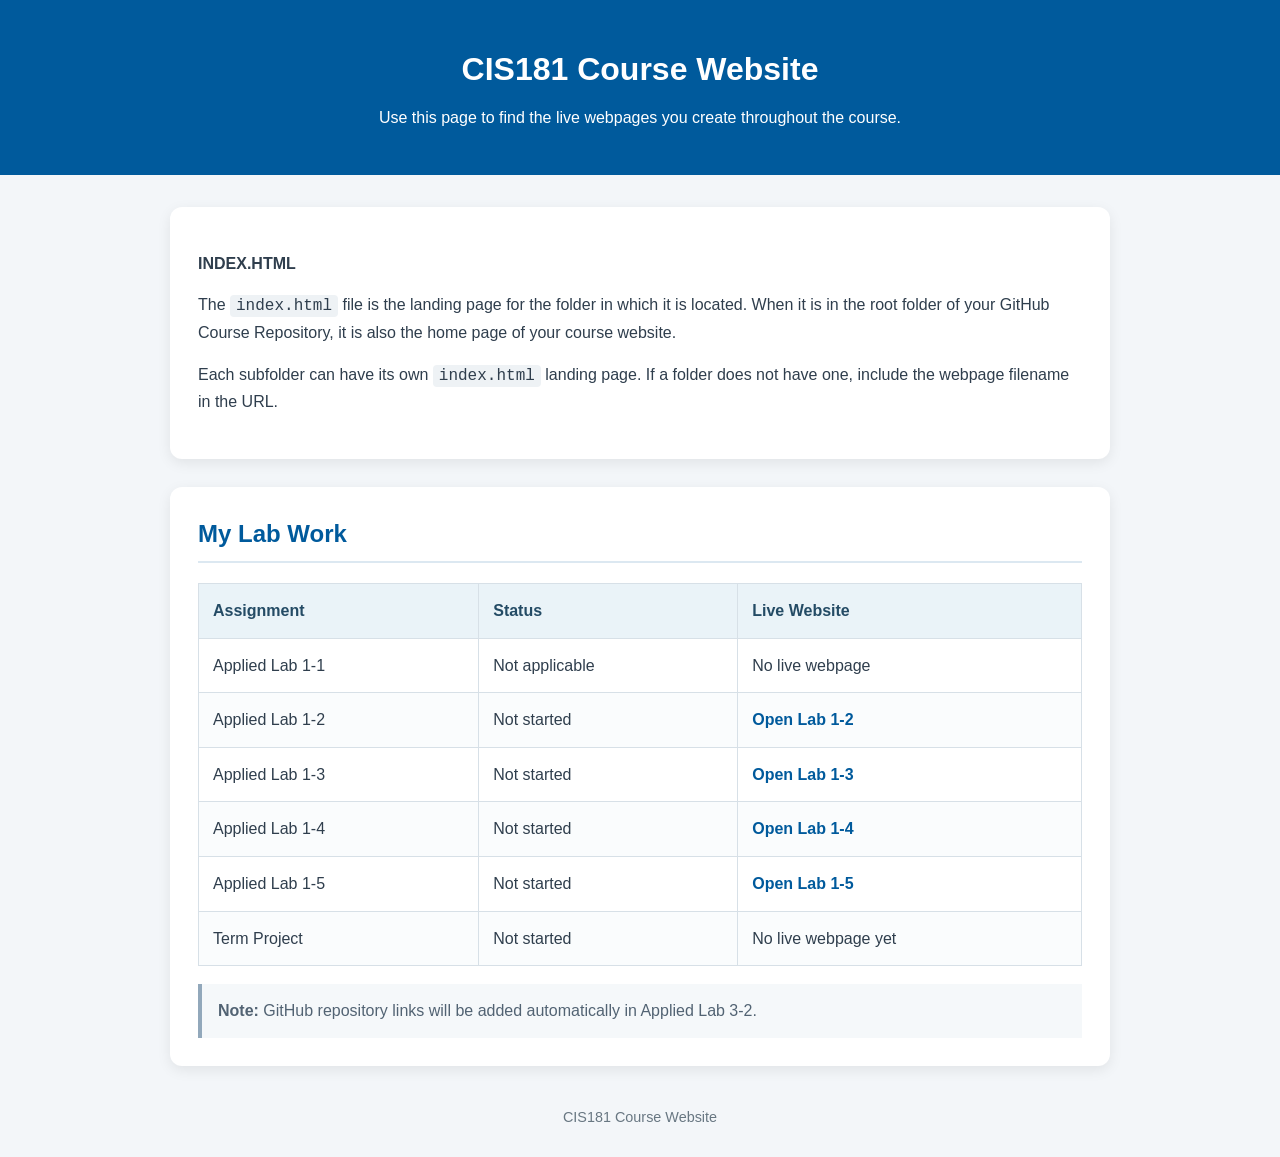
<file: index.html>
<!DOCTYPE html>
<html lang="en">
<head>
    <meta charset="UTF-8">
    <meta name="viewport" content="width=device-width, initial-scale=1.0">
    <title>CIS181 Course Website</title>
    <style>
        * { box-sizing: border-box; }
        body { margin: 0; background: #f3f6f9; color: #2f3e4d; font-family: Arial, Helvetica, sans-serif; line-height: 1.6; }
        .page-header { padding: 44px 20px; color: #ffffff; background: #005a9c; text-align: center; }
        .page-header h1 { margin: 0; }
        .page-header p { max-width: 720px; margin: 10px auto 0; }
        .container { max-width: 980px; margin: 32px auto; padding: 0 20px; }
        section { margin-bottom: 28px; padding: 28px; background: #ffffff; border-radius: 12px; box-shadow: 0 4px 14px rgb(0 0 0 / 8%); }
        h2 { margin-top: 0; padding-bottom: 8px; color: #005a9c; border-bottom: 2px solid #dce8f1; }
        code { padding: 2px 6px; background: #eef2f5; border-radius: 4px; font-family: Consolas, Monaco, monospace; }
        .callout-note { margin: 18px 0 0; padding: 14px 16px; color: #526373; background: #f5f8fa; border-left: 4px solid #92a8bb; }
        table { width: 100%; border-collapse: collapse; }
        th, td { padding: 14px; border: 1px solid #d7e0e7; text-align: left; vertical-align: top; }
        th { color: #244b65; background: #eaf3f8; }
        tbody tr:nth-child(even) { background: #fafcfd; }
        .status { white-space: nowrap; }
        .live-link { color: #005a9c; font-weight: bold; text-decoration: none; }
        .live-link:hover, .live-link:focus { text-decoration: underline; }
        footer { padding: 8px 20px 32px; color: #687782; text-align: center; font-size: 0.9rem; }
        @media (max-width: 650px) { .page-header { padding: 36px 18px; } section { padding: 22px; } th, td { padding: 10px; } .status { white-space: normal; } }
    </style>
</head>
<body>
    <header class="page-header">
        <h1>CIS181 Course Website</h1>
        <p>Use this page to find the live webpages you create throughout the course.</p>
    </header>

    <main class="container">
        <section>
            <p><strong>INDEX.HTML</strong></p>
            <p>The <code>index.html</code> file is the landing page for the folder in which it is located. When it is in the root folder of your GitHub Course Repository, it is also the home page of your course website.</p>
            <p>Each subfolder can have its own <code>index.html</code> landing page. If a folder does not have one, include the webpage filename in the URL.</p>
        </section>

        <section>
            <h2>My Lab Work</h2>
            <table>
                <thead>
                    <tr>
                        <th>Assignment</th>
                        <th>Status</th>
                        <th>Live Website</th>
                    </tr>
                </thead>
                <tbody>
                    <tr><td>Applied Lab 1-1</td><td class="status">Not applicable</td><td>No live webpage</td></tr>
                    <tr><td>Applied Lab 1-2</td><td class="status">Not started</td><td><a class="live-link" href="lab1-2/">Open Lab 1-2</a></td></tr>
                    <tr><td>Applied Lab 1-3</td><td class="status">Not started</td><td><a class="live-link" href="lab1-3/">Open Lab 1-3</a></td></tr>
                    <tr><td>Applied Lab 1-4</td><td class="status">Not started</td><td><a class="live-link" href="lab1-4/">Open Lab 1-4</a></td></tr>
                    <tr><td>Applied Lab 1-5</td><td class="status">Not started</td><td><a class="live-link" href="lab1-5/">Open Lab 1-5</a></td></tr>
                    <tr><td>Term Project</td><td class="status">Not started</td><td>No live webpage yet</td></tr>
                </tbody>
            </table>
            <p class="callout-note"><strong>Note:</strong> GitHub repository links will be added automatically in Applied Lab 3-2.</p>
        </section>
    </main>

    <footer>CIS181 Course Website</footer>
</body>
</html>
</file>
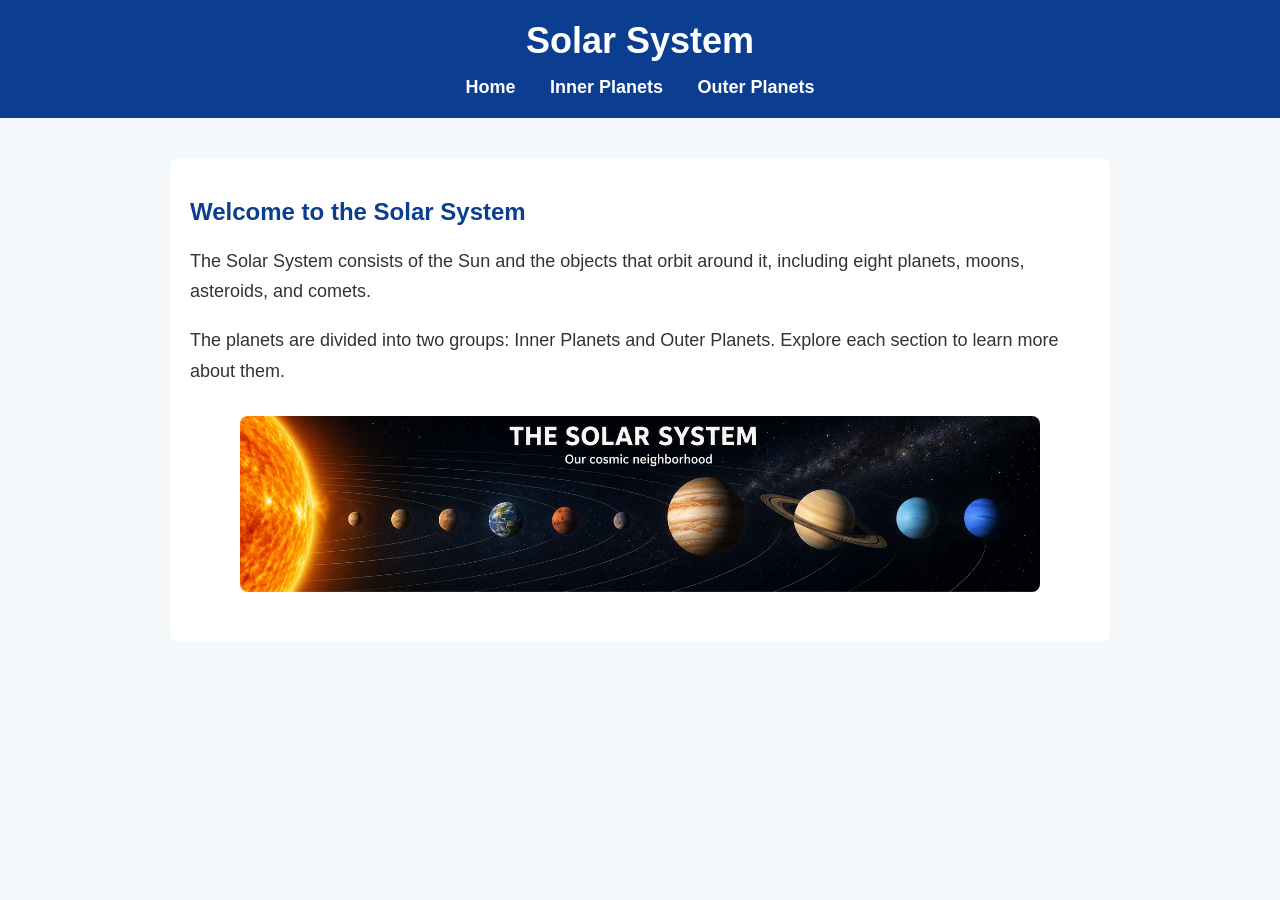
<file: lab1-2/index.html>
<!DOCTYPE html>
<html lang="en">
<head>
  <meta charset="UTF-8">
  <meta name="viewport" content="width=device-width, initial-scale=1.0">
  <title>Our Solar System</title>
  <link rel="stylesheet" href="css/styles.css">
</head>
<body>

<header>
  <h1>Solar System</h1>
  <nav>
    <a href="index.html">Home</a>
    <a href="inner-planets.html">Inner Planets</a>
    <a href="outer-planets.html">Outer Planets</a>
  </nav>
</header>

<main>
  <h2>Welcome to the Solar System</h2>

  <p>
    The Solar System consists of the Sun and the objects that orbit around it,
    including eight planets, moons, asteroids, and comets.
  </p>

  <p>
    The planets are divided into two groups: Inner Planets and Outer Planets.
    Explore each section to learn more about them.
  </p>

  <img src="images/solar-system.png" alt="Solar System Overview" width="800">
</main>

</body>
</html>
</file>
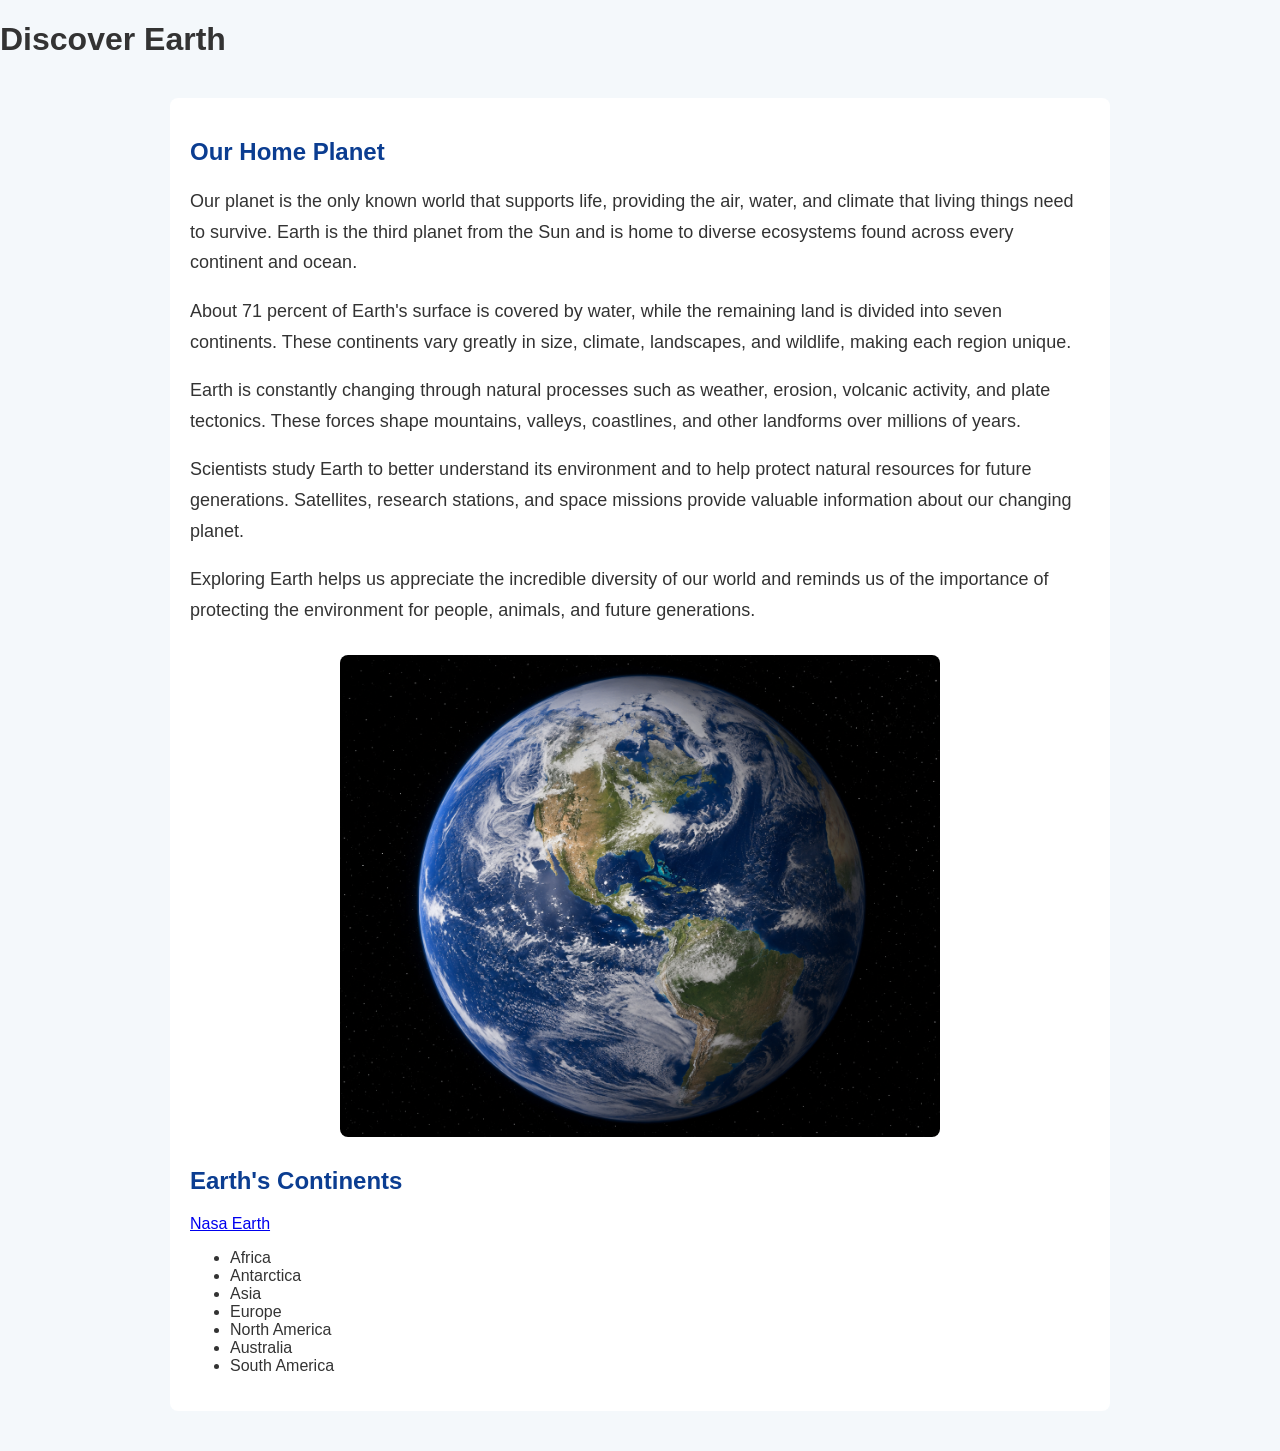
<file: lab1-3/index.html>
<!DOCTYPE html>
<html lang="en">
<head>
    <meta charset="UTF-8">
    <meta name="viewport" content="width=device-width, initial-scale=1.0">
    <h1>Discover Earth</h1>
    <link rel="stylesheet" href="css/styles.css">
</head>

<body>
    <main>
        <h2>Our Home Planet</h2>
        
        <p>Our planet is the only known world that supports life, providing the
        air, water, and climate that living things need to survive. Earth is the
        third planet from the Sun and is home to diverse ecosystems found across
        every continent and ocean.</p>

        <p>About 71 percent of Earth's surface is covered by water, while the
        remaining land is divided into seven continents. These continents vary
        greatly in size, climate, landscapes, and wildlife, making each region
        unique.</p>

        <p>Earth is constantly changing through natural processes such as weather,
        erosion, volcanic activity, and plate tectonics. These forces shape
        mountains, valleys, coastlines, and other landforms over millions of
        years.</p>

        <p>Scientists study Earth to better understand its environment and to help
        protect natural resources for future generations. Satellites, research
        stations, and space missions provide valuable information about our
        changing planet.</p>

        <p>Exploring Earth helps us appreciate the incredible diversity of our
        world and reminds us of the importance of protecting the environment for
        people, animals, and future generations.</p>
        
        <img src="images/earth_from_space.png" alt="The Planet Earth From Space - Photo Courtesy of NASA" width="600">
        
        <h2>Earth's Continents</h2>
        <a href="https://science.nasa.gov/earth/">Nasa Earth</a>
        <ul>
        <li>Africa</li>
        <li>Antarctica</li>
        <li>Asia</li>
        <li>Europe</li>
        <li>North America</li>
        <li>Australia</li>
        <li>South America</li>
        </ul>
    </main>
</body>
</html>
</file>
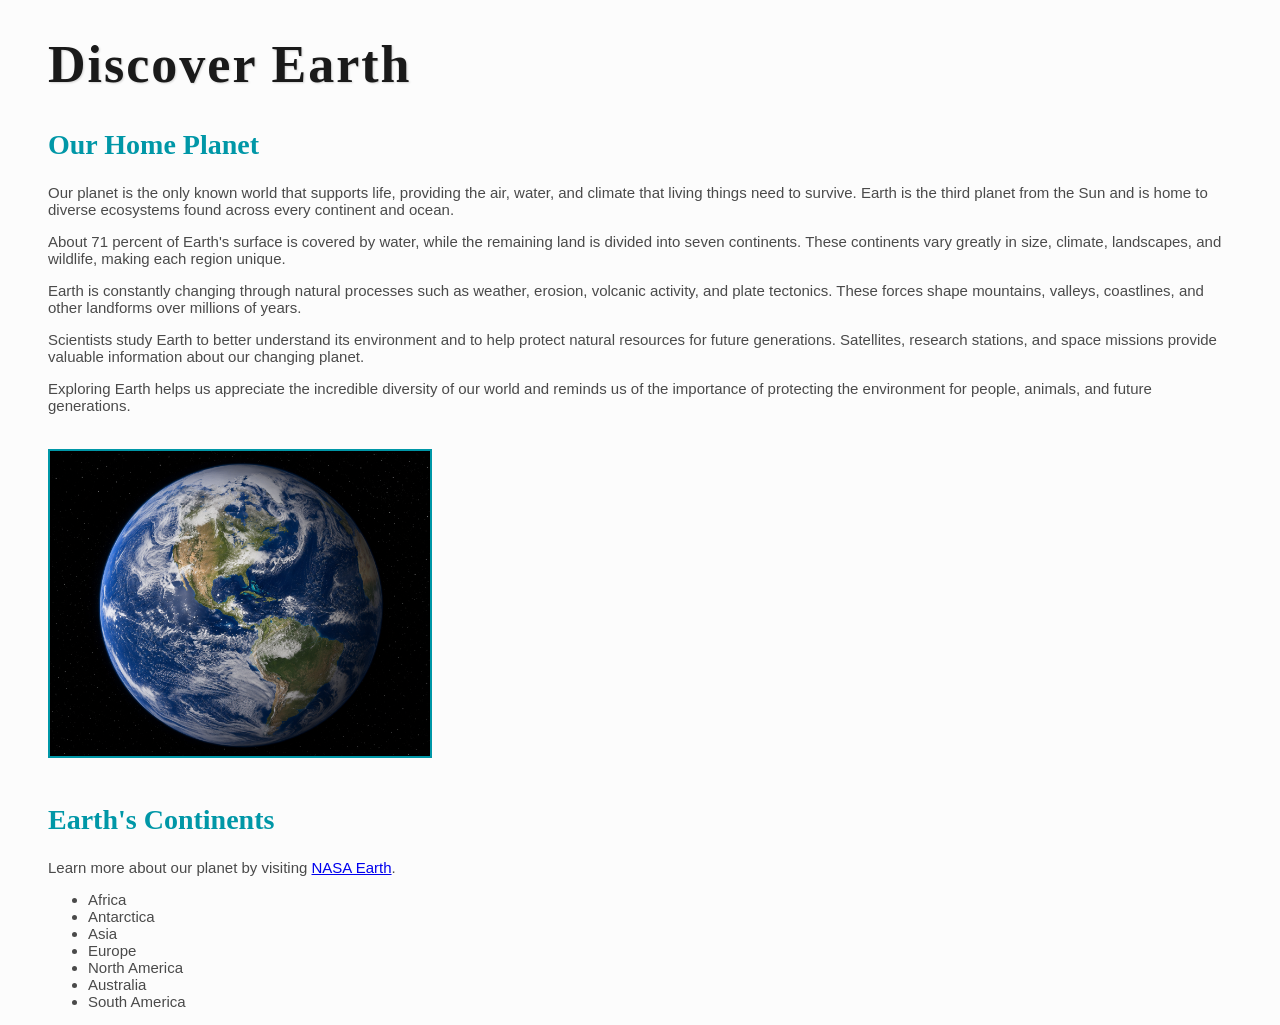
<file: lab1-4/index.html>
<!DOCTYPE html>
<html lang="en">
<head>
    <meta charset="UTF-8">
    <title>Discover Earth</title>
    <link rel="stylesheet" href="style.css">
</head>
<body>

    <h1>Discover Earth</h1>

    <h2>Our Home Planet</h2>

    <p>Our planet is the only known world that supports life, providing the air, water, and climate that living things need to survive. Earth is the third planet from the Sun and is home to diverse ecosystems found across every continent and ocean.</p>

    <p>About 71 percent of Earth's surface is covered by water, while the remaining land is divided into seven continents. These continents vary greatly in size, climate, landscapes, and wildlife, making each region unique.</p>

    <p>Earth is constantly changing through natural processes such as weather, erosion, volcanic activity, and plate tectonics. These forces shape mountains, valleys, coastlines, and other landforms over millions of years.</p>

    <p>Scientists study Earth to better understand its environment and to help protect natural resources for future generations. Satellites, research stations, and space missions provide valuable information about our changing planet.</p>

    <p>Exploring Earth helps us appreciate the incredible diversity of our world and reminds us of the importance of protecting the environment for people, animals, and future generations.</p>

    <img src="earth_from_space.png"
         alt="Planet Earth viewed from space. Photo courtesy of NASA.">

    <h2>Earth's Continents</h2>

    <p>
        Learn more about our planet by visiting
        <a href="https://science.nasa.gov/earth/">NASA Earth</a>.
    </p>

    <ul>
        <li>Africa</li>
        <li>Antarctica</li>
        <li>Asia</li>
        <li>Europe</li>
        <li>North America</li>
        <li>Australia</li>
        <li>South America</li>
    </ul>

</body>
</html>
</file>
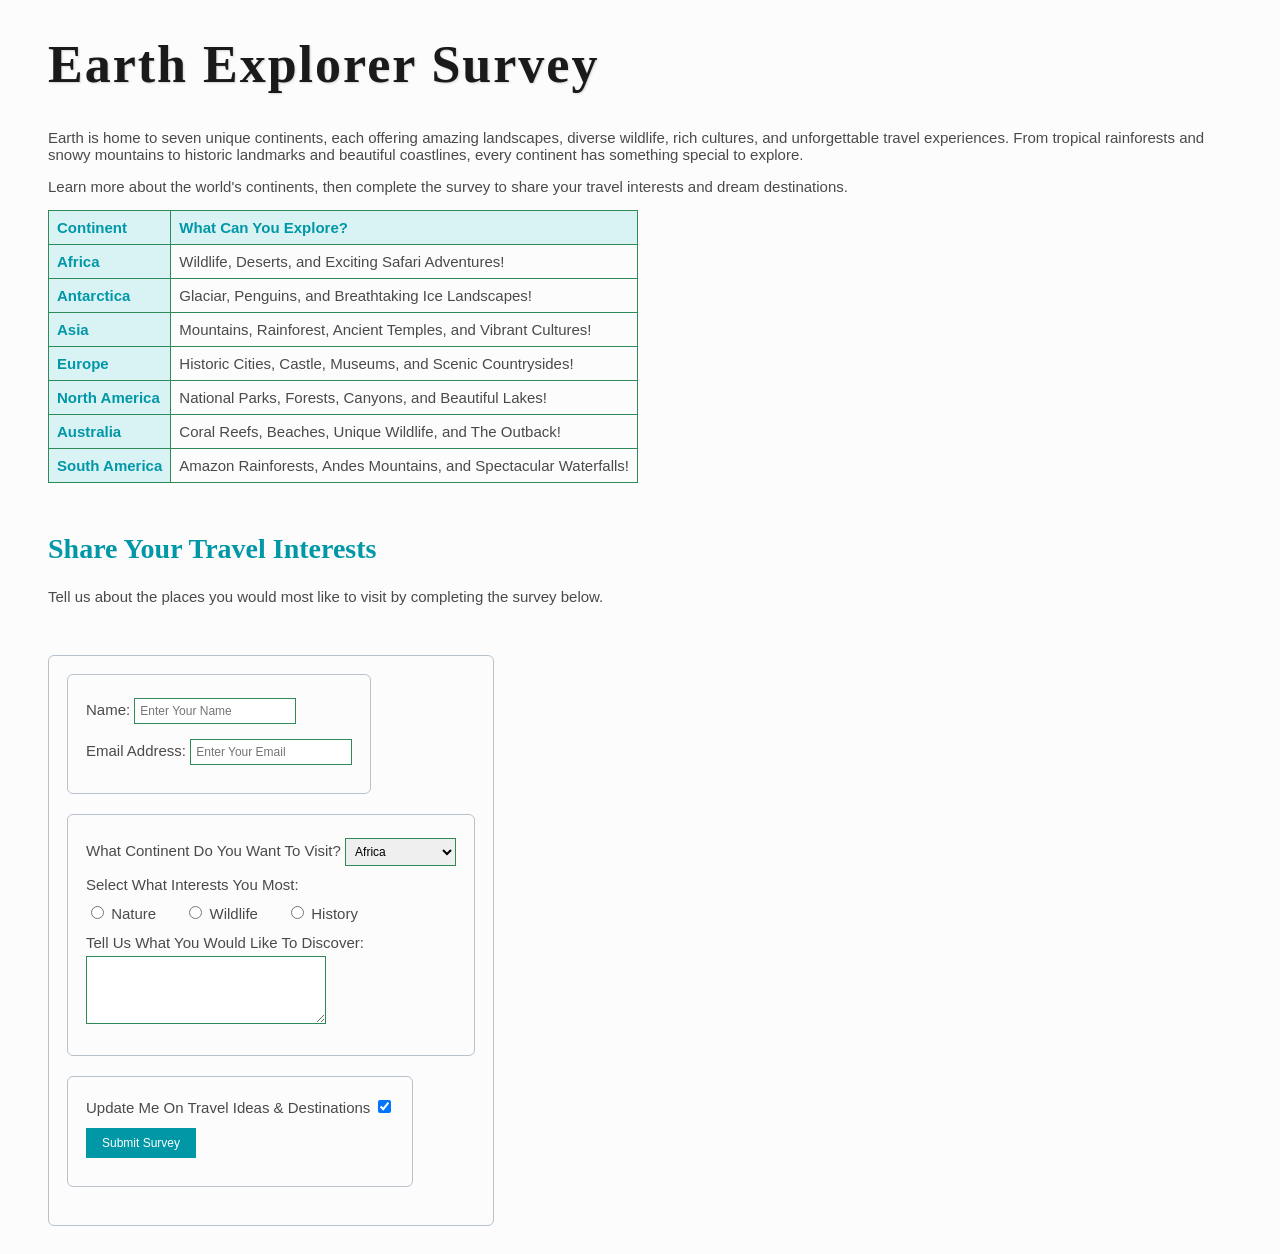
<file: lab1-5/index.html>
<!DOCTYPE html>
<html lang="en">

<head>
    <meta charset="UTF-8">
    <title>Earth Explorer Survey</title>
    <link rel="stylesheet" href="css/style.css">
</head>

<body>

    <h1>Earth Explorer Survey</h1>

    <p>Earth is home to seven unique continents, each offering amazing landscapes, 
    diverse wildlife, rich cultures, and unforgettable travel experiences. From
    tropical rainforests and snowy mountains to historic landmarks and beautiful
    coastlines, every continent has something special to explore.</p>

    <p>Learn more about the world's continents, then complete the survey to share
    your travel interests and dream destinations.</p>

    <table>
        <thead>
            <tr>
                <th scope="col">Continent</th>
                <th scope="col">What Can You Explore?</th>
            </tr>
        </thead>
        <tbody>
            <tr>
                <th scope="row">Africa</th>
                <td>Wildlife, Deserts, and Exciting Safari Adventures!</td>
            </tr>
            <tr>
                <th scope="row">Antarctica</th>
                <td>Glaciar, Penguins, and Breathtaking Ice Landscapes!</td>
            </tr>
            <tr>
                <th scope="row">Asia</th>
                <td>Mountains, Rainforest, Ancient Temples, and Vibrant Cultures!</td>
            </tr>
            <tr>
                <th scope="row">Europe</th>
                <td>Historic Cities, Castle, Museums, and Scenic Countrysides!</td>
            </tr>
            <tr>
                <th scope="row">North America</th>
                <td>National Parks, Forests, Canyons, and Beautiful Lakes!</td>
            </tr>
            <tr>
                <th scope="row">Australia</th>
                <td>Coral Reefs, Beaches, Unique Wildlife, and The Outback!</td>
            </tr>
            <tr>
                <th scope="row">South America</th>
                <td>Amazon Rainforests, Andes Mountains, and Spectacular Waterfalls!</td>
            </tr>
        </tbody>
    </table>

    <h2>Share Your Travel Interests</h2>

    <p>Tell us about the places you would most like to visit by completing the survey below.</p>

    <form method="post" action="https://httpbin.org/post">
        <fieldset>
            <div>
                <fieldset>
                    <div>
                        <label for="name">Name:</label>
                        <input type="text" id="name" name="name" placeholder="Enter Your Name"/>
                    </div>
                    <div>
                        <label for="email">Email Address:</label>
                        <input type="text" id="email" name="email" placeholder="Enter Your Email"/>
                    </div>
                </fieldset>
            </div>
            <div>
                <fieldset>
                    <div>
                        <label for="continent">What Continent Do You Want To Visit?</label>
                        <select id="continent" name="continent">
                            <option value="africa">Africa</option>
                            <option value="antarctica">Antarctica</option>
                            <option value="asia">Asia</option>
                            <option value="europe">Europe</option>
                            <option value="northAmerica">North America</option>
                            <option value="australia">Australia</option>
                            <option value="southAmerica">South America</option>
                        </select>
                    </div>
                
                    <div>
                        <div>
                            <label>Select What Interests You Most:</label>
                        </div>
                        <div>
                            <input type="radio" id="nature" name="interest" value="nature"/>
                            <label for="nature">Nature</label>
                            <input type="radio" id="wildlife" name="interest" value="wildlife"/>
                            <label for="wildlife">Wildlife</label>
                            <input type="radio" id="history" name="interest" value="history"/>
                            <label for="history">History</label>
                        </div>
                    </div>

                    <div>
                        <label for="comments">Tell Us What You Would Like To Discover:</label>
                    </div>

                    <div>
                        <textarea id="comments" name="comments" rows="4" cols="30"></textarea>
                    </div>
                </fieldset>
            </div>
            <div>
                <fieldset>
                    <div>
                        <label for="updates" id="updates">Update Me On Travel Ideas & Destinations</label>
                        <input type="checkbox" id="updates" name="updates" checked/>
                    </div>

                    <div>                  
                        <input type="submit" value="Submit Survey"/>
                    </div>
                </fieldset>
            </div>
        </fieldset>

    </form>
    
</body>

</html>
</file>
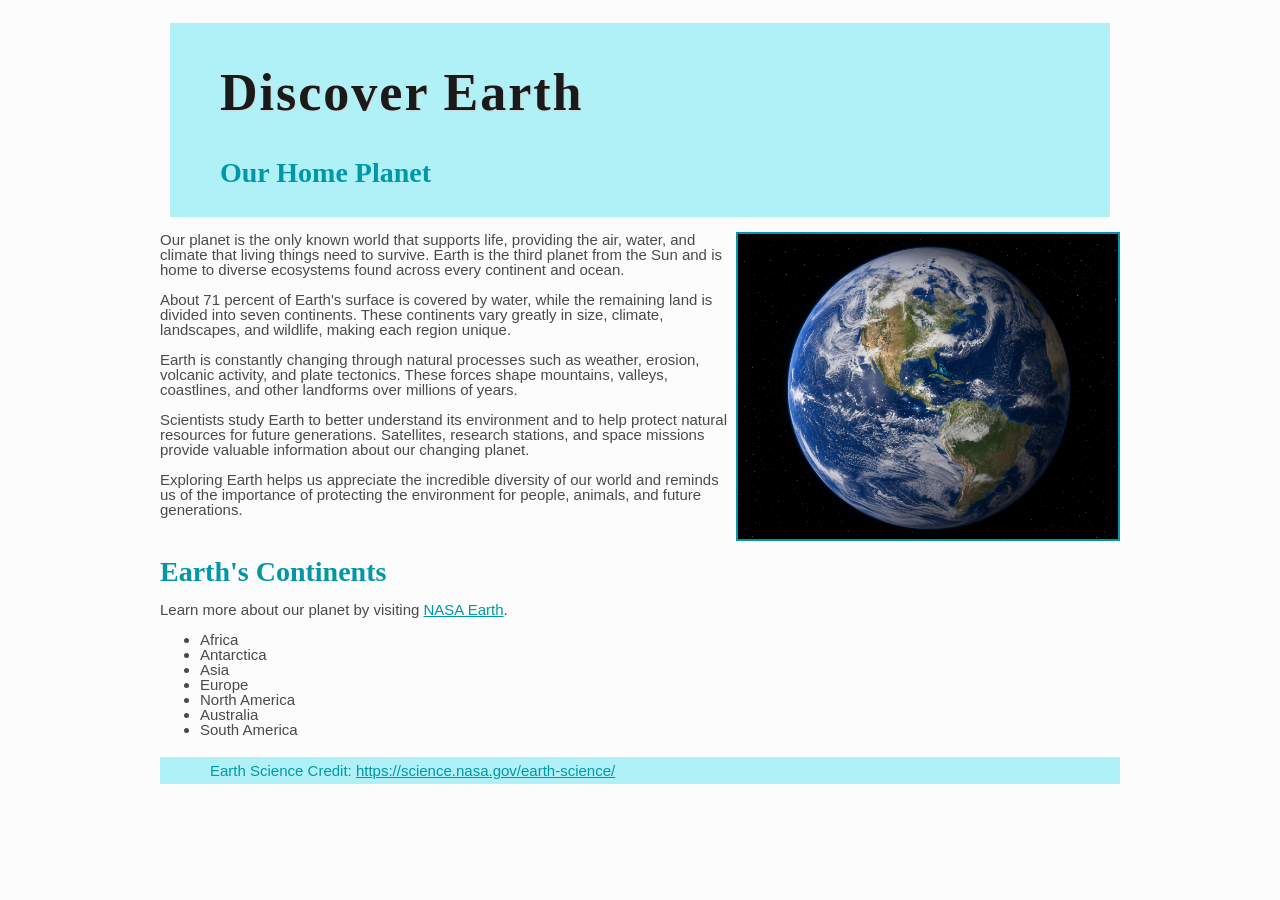
<file: lab2-1/index.html>
<!-- CIS181 Applied Lab 2-1 — Lessons 2-1 and 2-2 -->
<!DOCTYPE html>
<html lang="en">
<head>
    <meta charset="UTF-8">
    <title>Discover Earth</title>
    <link rel="stylesheet" href="css/style.css">
    <meta name="viewport" content="width=device-width, initial-scale=1.0">
</head>
<body>
    <div class="page-wrapper">
        <header>
            <h1>Discover Earth</h1>
            <h2>Our Home Planet</h2>
        </header>

        <main class="content">
            <div>
                <img id="earth-image" src="images/earth_from_space.png" alt="Planet Earth viewed from space. Photo courtesy of NASA.">
                
                <p>Our planet is the only known world that supports life, providing the air, water, and climate that living things need to survive. Earth is the third planet from the Sun and is home to diverse ecosystems found across every continent and ocean.</p>

                <p>About 71 percent of Earth's surface is covered by water, while the remaining land is divided into seven continents. These continents vary greatly in size, climate, landscapes, and wildlife, making each region unique.</p>

                <p>Earth is constantly changing through natural processes such as weather, erosion, volcanic activity, and plate tectonics. These forces shape mountains, valleys, coastlines, and other landforms over millions of years.</p>

                <p>Scientists study Earth to better understand its environment and to help protect natural resources for future generations. Satellites, research stations, and space missions provide valuable information about our changing planet.</p>

                <p>Exploring Earth helps us appreciate the incredible diversity of our world and reminds us of the importance of protecting the environment for people, animals, and future generations.</p>
            </div>
            
            

            <div class="clear"></div>

            <h2>Earth's Continents</h2>

            <p>
                Learn more about our planet by visiting
                <a href="https://science.nasa.gov/earth/">NASA Earth</a>.
            </p>


            <ul>
                <li>Africa</li>
                <li>Antarctica</li>
                <li>Asia</li>
                <li>Europe</li>
                <li>North America</li>
                <li>Australia</li>
                <li>South America</li>
            </ul>
        </main>
        <footer>
            Earth Science Credit: <a href="https://science.nasa.gov/earth-science/">https://science.nasa.gov/earth-science/</a>
        </footer>
    </div>

</body>
</html>
</file>
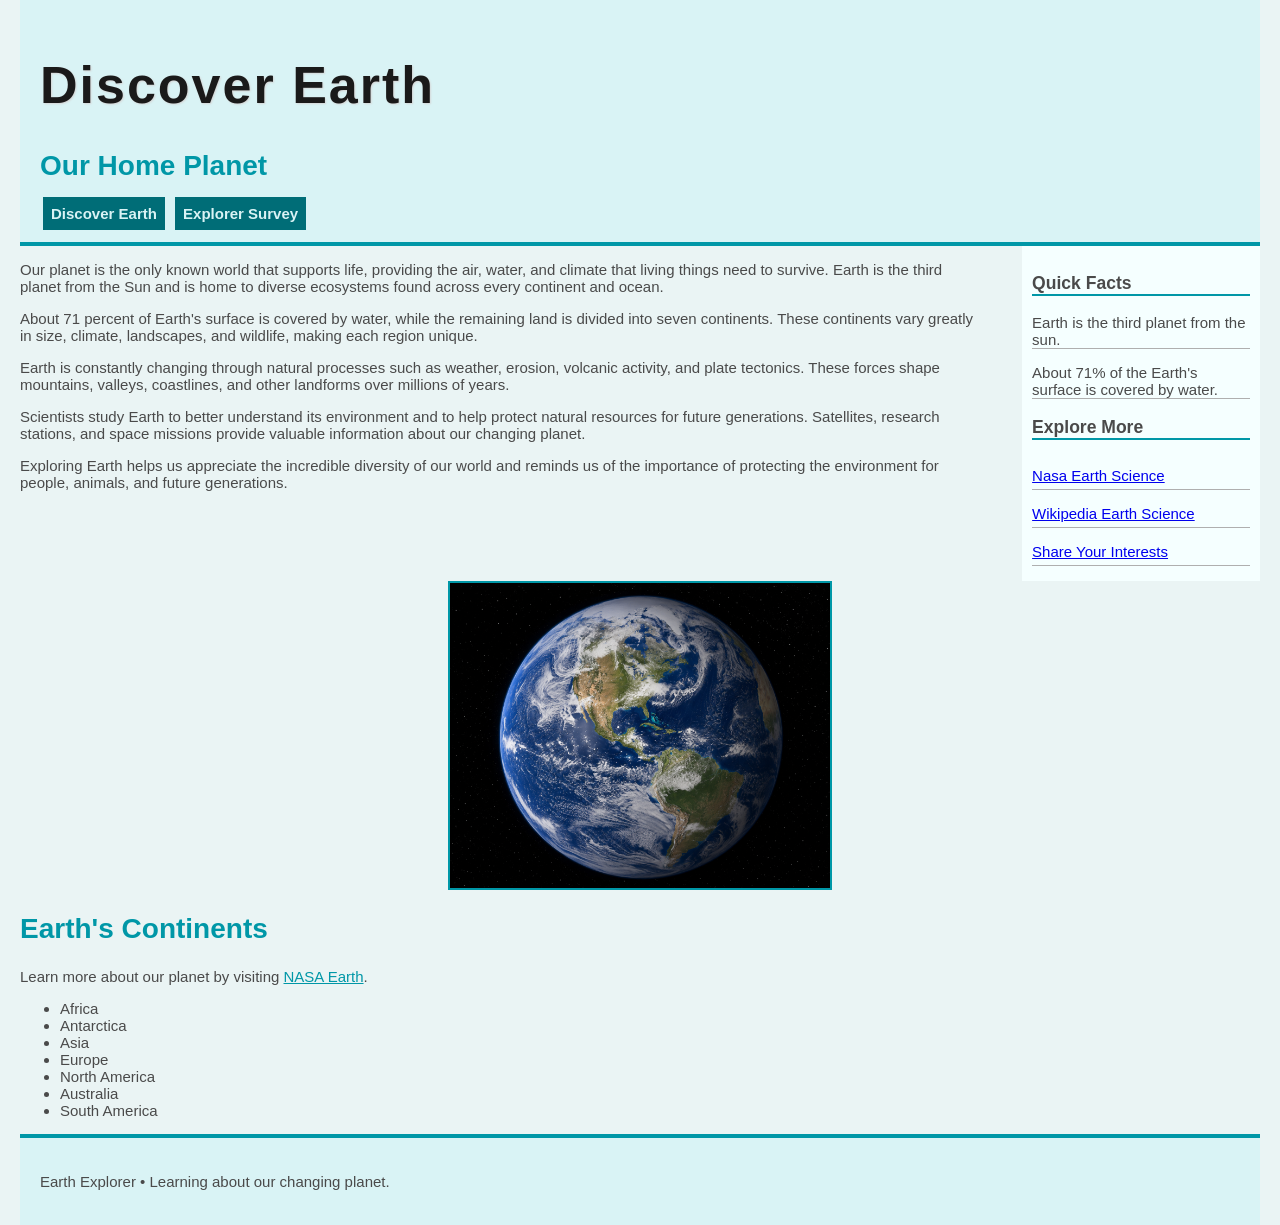
<file: lab2-3/index.html>
<!DOCTYPE html>
<html lang="en">

<head>
    <meta charset="UTF-8">
    <meta name="viewport" content="width=device-width, initial-scale=1.0">
    <title>Discover Earth</title>
    <link rel="stylesheet" href="css/style.css">
</head>

<body>
    <header>
        <h1>Discover Earth</h1>
        <h2>Our Home Planet</h2>
        <nav class="navigation">
            <a href="index.html">Discover Earth</a>
            <a href="survey.html">Explorer Survey</a>
        </nav>
    </header>

    <div class="top">
        <div class="text">
            <p>Our planet is the only known world that supports life, providing the air, water, and climate that living things need to survive. Earth is the third planet from the Sun and is home to diverse ecosystems found across every continent and ocean.</p>
            <p>About 71 percent of Earth's surface is covered by water, while the remaining land is divided into seven continents. These continents vary greatly in size, climate, landscapes, and wildlife, making each region unique.</p>
            <p>Earth is constantly changing through natural processes such as weather, erosion, volcanic activity, and plate tectonics. These forces shape mountains, valleys, coastlines, and other landforms over millions of years.</p>
            <p>Scientists study Earth to better understand its environment and to help protect natural resources for future generations. Satellites, research stations, and space missions provide valuable information about our changing planet.</p>
            <p>Exploring Earth helps us appreciate the incredible diversity of our world and reminds us of the importance of protecting the environment for people, animals, and future generations.</p>
        </div>

        <div class="sidebar">
            <h3>Quick Facts</h3>
            <p>Earth is the third planet from the sun.</p>
            <p>About 71% of the Earth's surface is covered by water.</p>

            <h3>Explore More</h3>
            <nav class="more">
                <a href="https://science.nasa.gov/earth-science/">Nasa Earth Science</a>
                <a href="https://en.wikipedia.org/wiki/Earth_science">Wikipedia Earth Science</a>
                <a href="survey.html">Share Your Interests</a>
            </nav>
        </div>
    </div>

    <div class="center">
        <img id="earth-image" src="images/earth_from_space.png" alt="Planet Earth viewed from space. Photo courtesy of NASA.">
    </div>

    <div class="bottom">
        <h2>Earth's Continents</h2>
        <p>Learn more about our planet by visiting <a href="https://science.nasa.gov/earth/">NASA Earth</a>.</p>
        <ul>
            <li>Africa</li>
            <li>Antarctica</li>
            <li>Asia</li>
            <li>Europe</li>
            <li>North America</li>
            <li>Australia</li>
            <li>South America</li>
        </ul>
    </div>

    <footer>
        <p>Earth Explorer • Learning about our changing planet.</p>
    </footer>
</body>
</file>
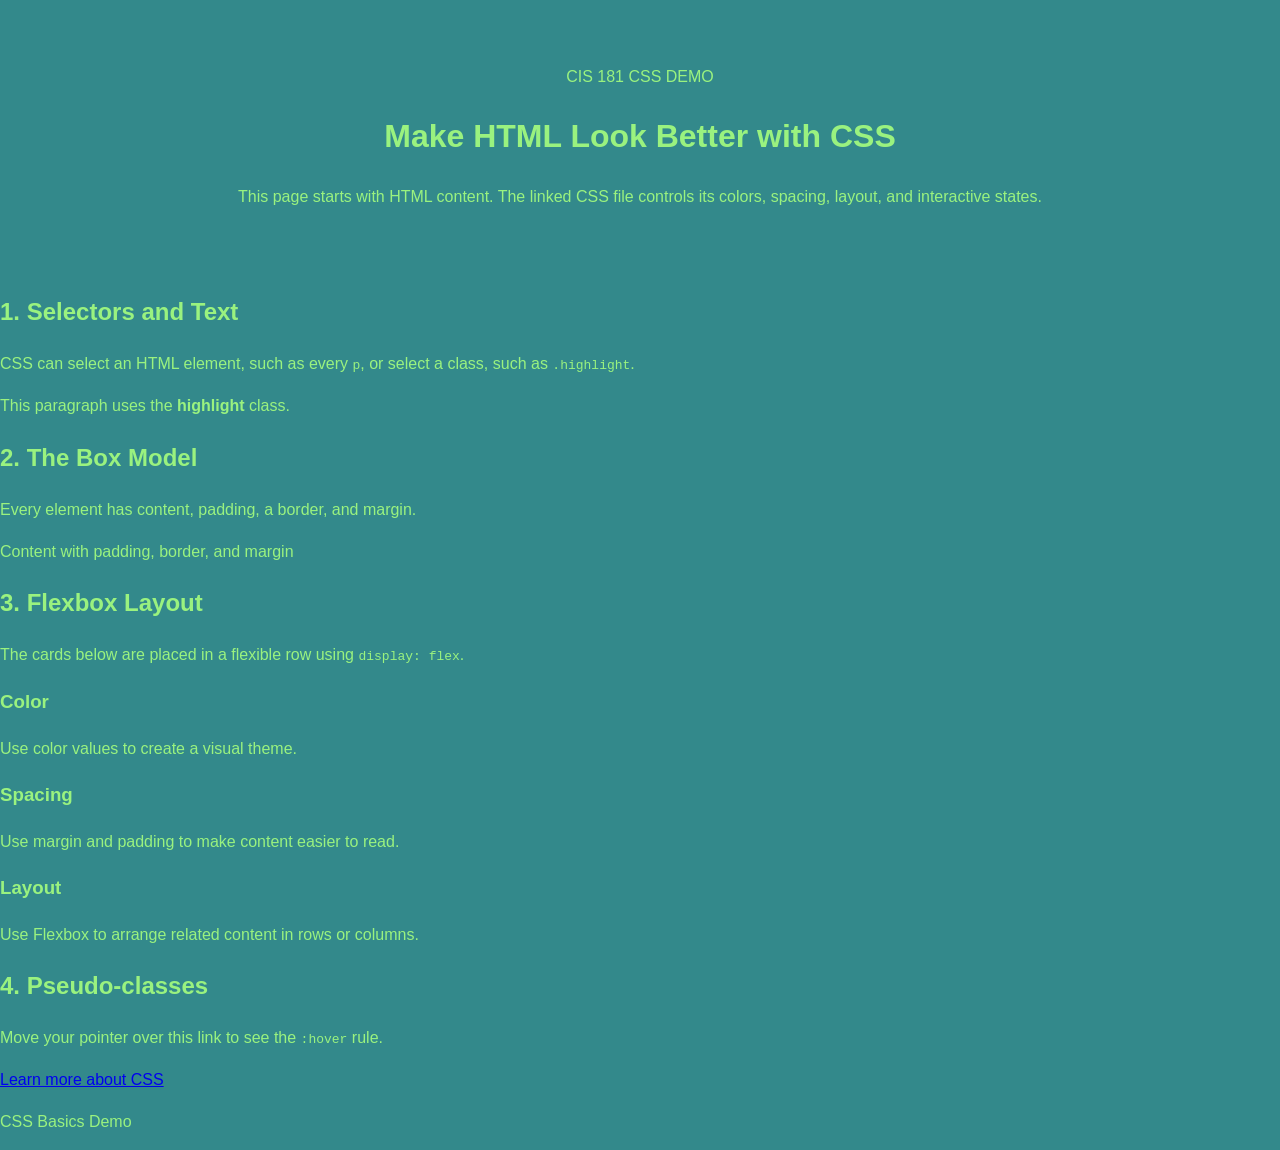
<file: demo/Demo 1-4/index.html>
<!DOCTYPE html>
<html lang="en">
<head>
  <meta charset="UTF-8">
  <meta name="viewport" content="width=device-width, initial-scale=1.0">
  <title>CSS Basics Demo</title>
  <link rel="stylesheet" href="styles.css">
</head>
<body>
  <header class="site-header">
    <p class="eyebrow">CIS 181 CSS DEMO</p>
    <h1>Make HTML Look Better with CSS</h1>
    <p class="intro">This page starts with HTML content. The linked CSS file controls its colors, spacing, layout, and interactive states.</p>
  </header>
  <main>
    <section class="lesson-section">
      <h2>1. Selectors and Text</h2>
      <p>CSS can select an HTML element, such as every <code>p</code>, or select a class, such as <code>.highlight</code>.</p>
      <p class="highlight">This paragraph uses the <strong>highlight</strong> class.</p>
    </section>
    <section class="lesson-section">
      <h2>2. The Box Model</h2>
      <p>Every element has content, padding, a border, and margin.</p>
      <div class="box-model-example">Content with padding, border, and margin</div>
    </section>
    <section class="lesson-section">
      <h2>3. Flexbox Layout</h2>
      <p>The cards below are placed in a flexible row using <code>display: flex</code>.</p>
      <div class="card-row">
        <article class="card"><h3>Color</h3><p>Use color values to create a visual theme.</p></article>
        <article class="card"><h3>Spacing</h3><p>Use margin and padding to make content easier to read.</p></article>
        <article class="card"><h3>Layout</h3><p>Use Flexbox to arrange related content in rows or columns.</p></article>
      </div>
    </section>
    <section class="lesson-section action-section">
      <h2>4. Pseudo-classes</h2>
      <p>Move your pointer over this link to see the <code>:hover</code> rule.</p>
      <a class="demo-button" href="https://developer.mozilla.org/en-US/docs/Learn_web_development/Core/Styling_basics" target="_blank" rel="noreferrer">Learn more about CSS</a>
    </section>
  </main>
  <footer><p>CSS Basics Demo</p></footer>
</body>
</html>
</file>
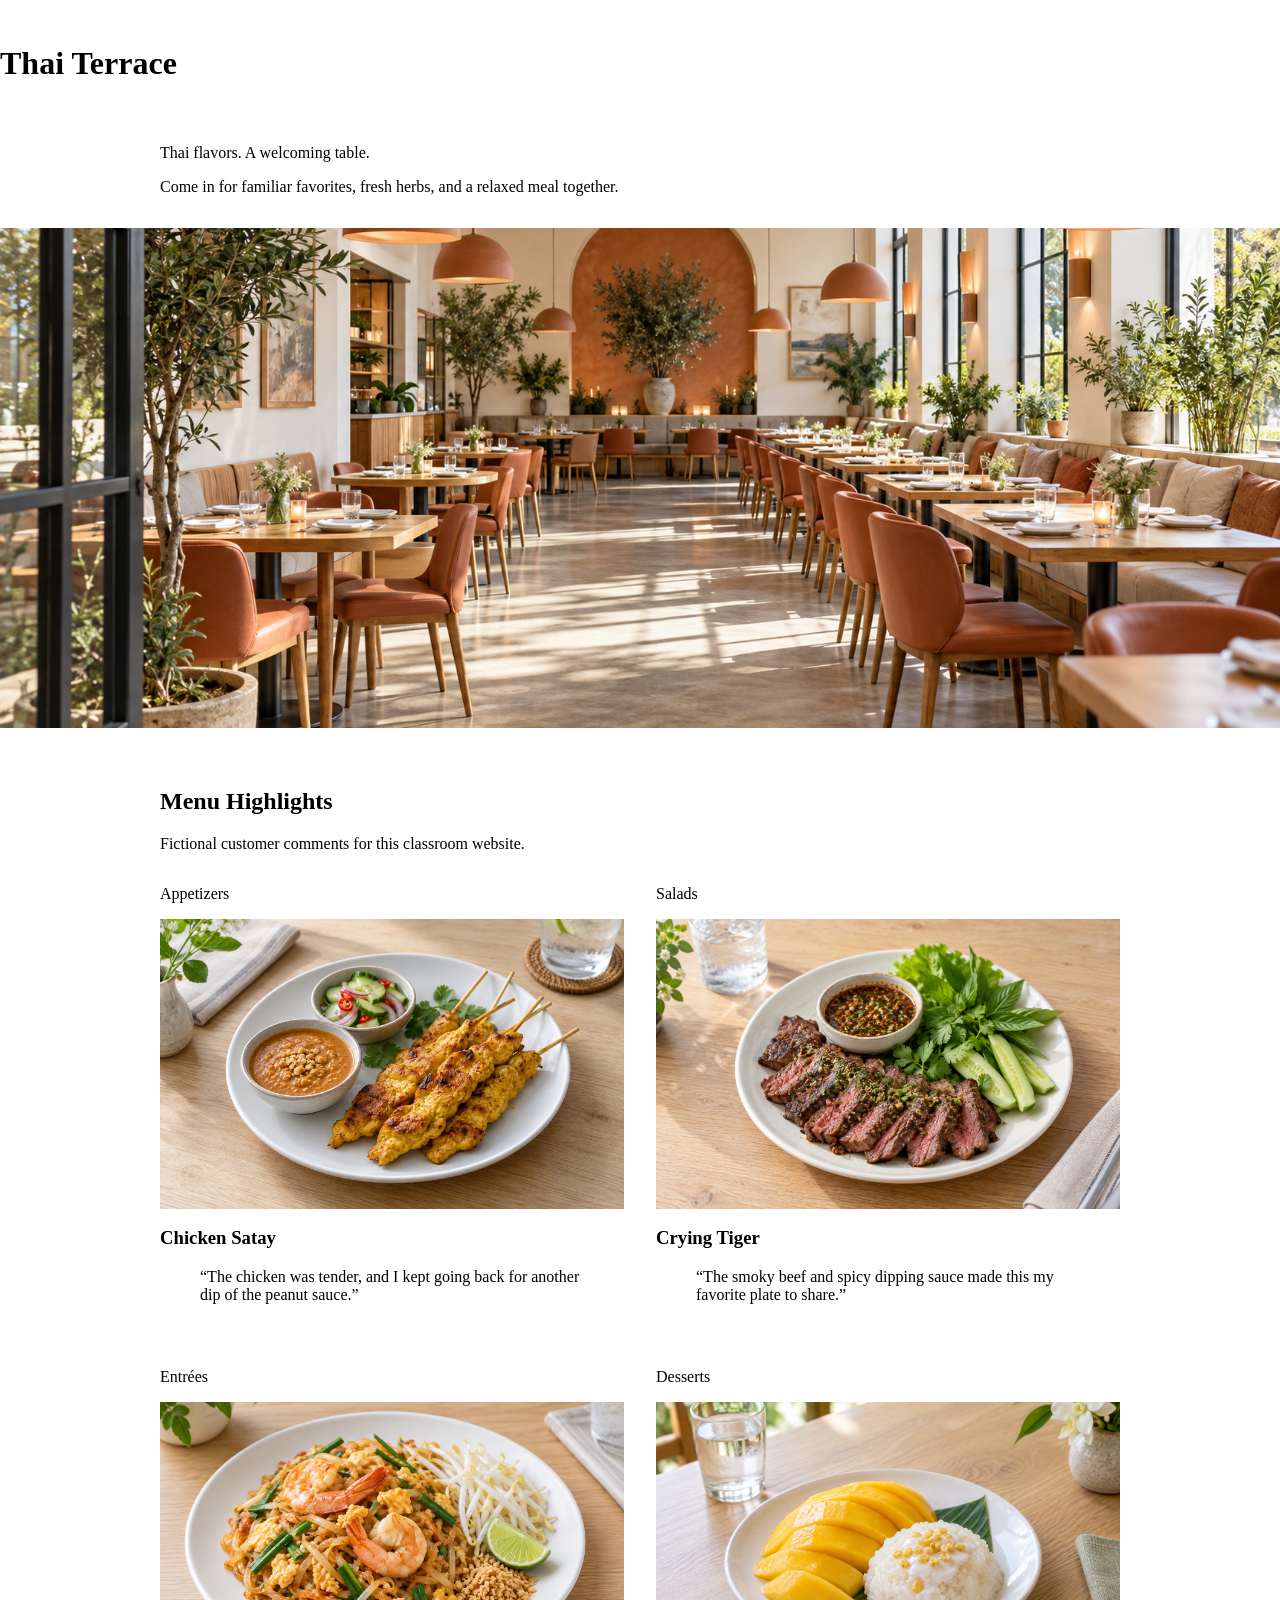
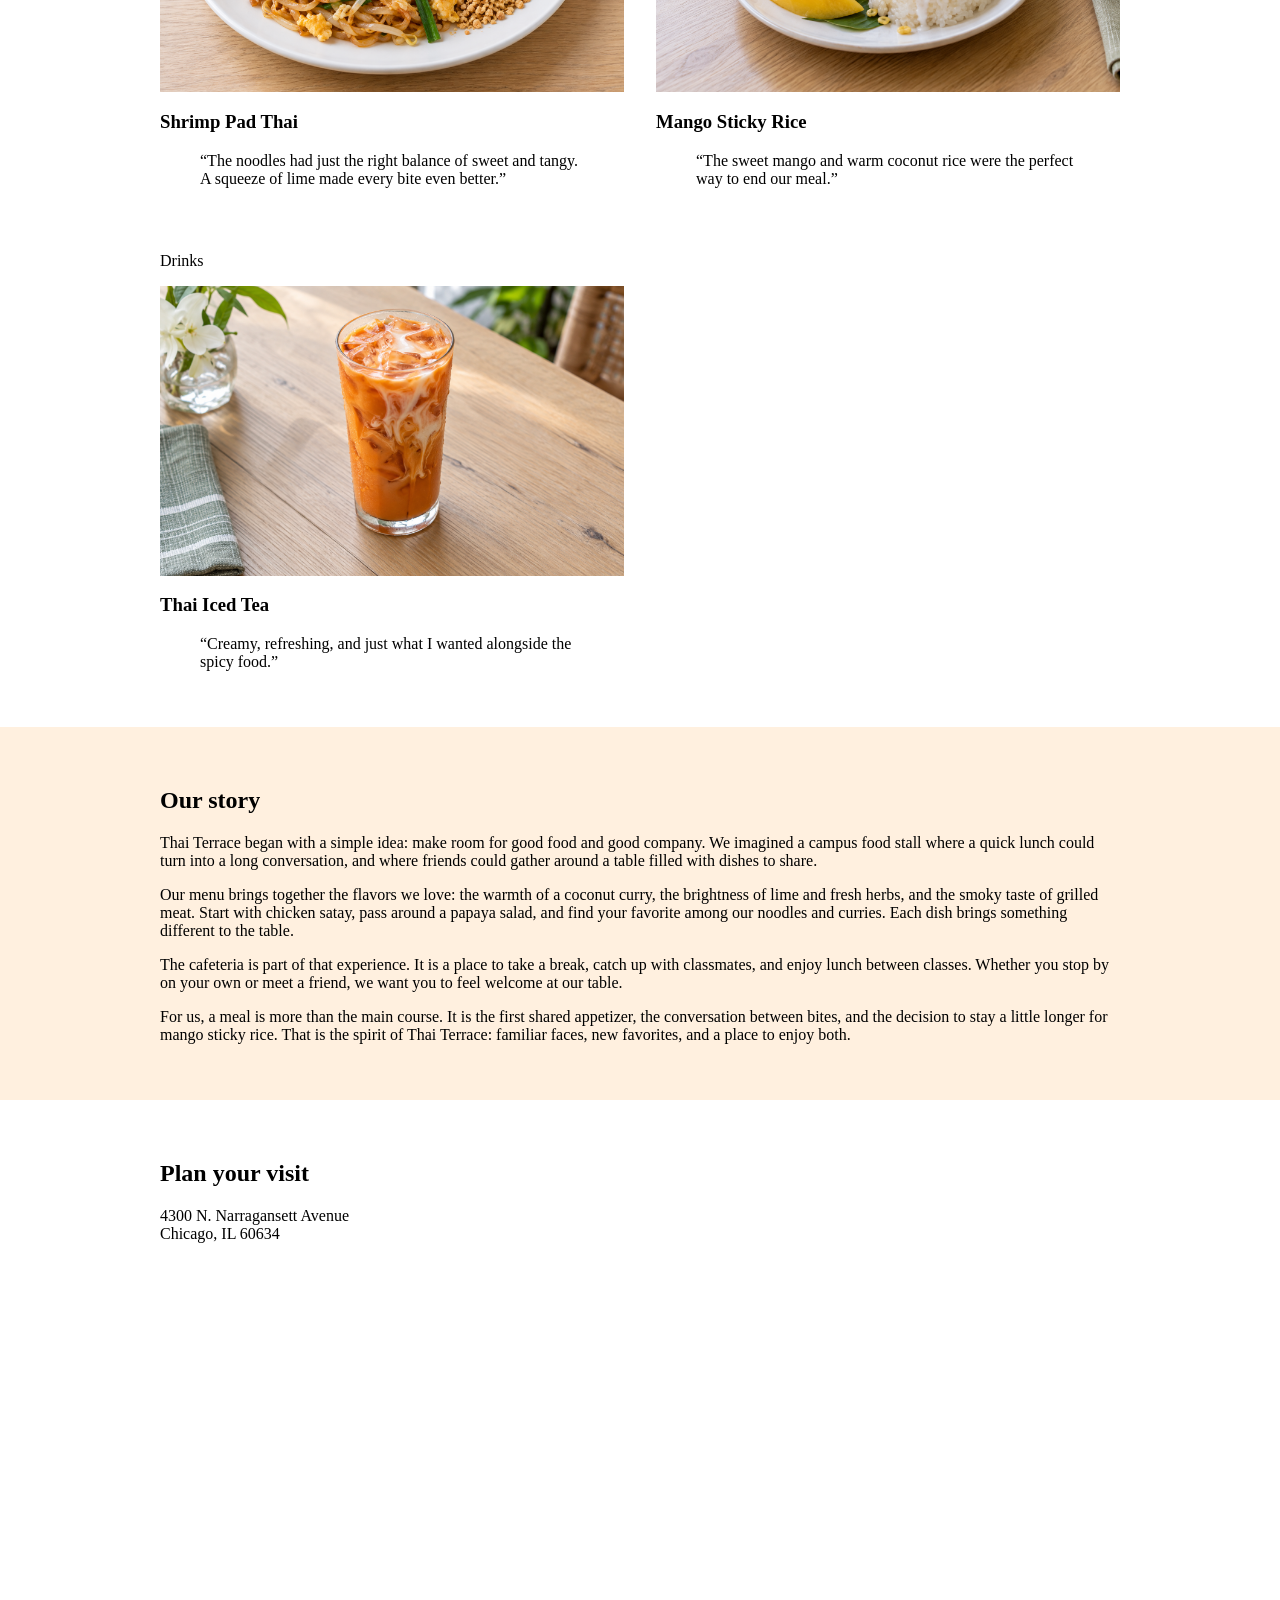
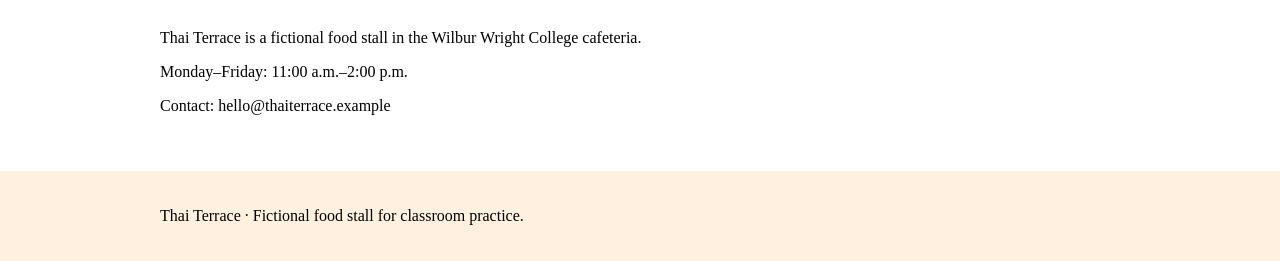
<file: demo/Demo 2-1/index.html>
<!doctype html>
<html lang="en">
  <head>
    <meta charset="utf-8" />
    <title>Home | Thai Terrace</title>
    <link rel="icon" type="image/svg+xml" href="images/favicon.svg" />
    <link rel="stylesheet" href="css/style.css" />
  </head>
  <body>
    <header class="page-header">
      <h1>Thai Terrace</h1>
    </header>
    <main>
      <section class="hero">
        <div class="container hero-copy">
          <p>Thai flavors. A welcoming table.</p>
          <p>
            Come in for familiar favorites, fresh herbs, and a relaxed meal
            together.
          </p>
        </div>
        <img
          class="hall-photo"
          src="images/dining-hall.png"
          width="1200"
          height="500"
          alt="A bright dining hall with wooden tables, warm pendant lights, and large windows."
        />
      </section>
      <section class="section">
        <div class="container">
          <h2>Menu Highlights</h2>
          <p>Fictional customer comments for this classroom website.</p>
          <div class="featured-row">
            <article class="featured-dish">
              <p>Appetizers</p>
              <img
                class="dish-photo"
                src="images/chicken-satay.png"
                width="464"
                height="290"
                alt="Chicken satay skewers with peanut sauce and cucumber relish."
              />
              <h3>Chicken Satay</h3>
              <blockquote>
                <p>
                  “The chicken was tender, and I kept going back for another dip
                  of the peanut sauce.”
                </p>
              </blockquote>
            </article>
            <article class="featured-dish">
              <p>Salads</p>
              <img
                class="dish-photo"
                src="images/crying-tiger.png"
                width="464"
                height="290"
                alt="Sliced grilled beef with toasted-rice chili dipping sauce and fresh vegetables."
              />
              <h3>Crying Tiger</h3>
              <blockquote>
                <p>
                  “The smoky beef and spicy dipping sauce made this my favorite
                  plate to share.”
                </p>
              </blockquote>
            </article>
            <article class="featured-dish">
              <p>Entrées</p>
              <img
                class="dish-photo"
                src="images/pad-thai.png"
                width="464"
                height="290"
                alt="Shrimp pad Thai with peanuts, bean sprouts, and lime."
              />
              <h3>Shrimp Pad Thai</h3>
              <blockquote>
                <p>
                  “The noodles had just the right balance of sweet and tangy. A
                  squeeze of lime made every bite even better.”
                </p>
              </blockquote>
            </article>
            <article class="featured-dish">
              <p>Desserts</p>
              <img
                class="dish-photo"
                src="images/mango-sticky-rice.png"
                width="464"
                height="290"
                alt="Ripe mango beside coconut sticky rice."
              />
              <h3>Mango Sticky Rice</h3>
              <blockquote>
                <p>
                  “The sweet mango and warm coconut rice were the perfect way to
                  end our meal.”
                </p>
              </blockquote>
            </article>
            <article class="featured-dish">
              <p>Drinks</p>
              <img
                class="dish-photo"
                src="images/thai-iced-tea.png"
                width="464"
                height="290"
                alt="A glass of orange Thai iced tea with milk and ice."
              />
              <h3>Thai Iced Tea</h3>
              <blockquote>
                <p>
                  “Creamy, refreshing, and just what I wanted alongside the
                  spicy food.”
                </p>
              </blockquote>
            </article>
          </div>
        </div>
      </section>
      <section class="section story">
        <div class="container">
          <h2>Our story</h2>
          <p>
            Thai Terrace began with a simple idea: make room for good food and
            good company. We imagined a campus food stall where a quick
            lunch could turn into a long conversation, and where friends could
            gather around a table filled with dishes to share.
          </p>
          <p>
            Our menu brings together the flavors we love: the warmth of a
            coconut curry, the brightness of lime and fresh herbs, and the smoky
            taste of grilled meat. Start with chicken satay, pass around a
            papaya salad, and find your favorite among our noodles and curries.
            Each dish brings something different to the table.
          </p>
          <p>
            The cafeteria is part of that experience. It is a place to take a break, catch up with classmates, and enjoy lunch between classes. Whether you stop by on your own or meet a friend, we want you to feel welcome at our table.
          </p>
          <p>
            For us, a meal is more than the main course. It is the first shared
            appetizer, the conversation between bites, and the decision to stay
            a little longer for mango sticky rice. That is the spirit of Thai
            Terrace: familiar faces, new favorites, and a place to enjoy both.
          </p>
        </div>
      </section>
      <section class="section">
        <div class="container">
          <h2>Plan your visit</h2>
          <p>4300 N. Narragansett Avenue<br />Chicago, IL 60634</p>
          <iframe
            title="Google Map: Wilbur Wright College"
            src="https://www.google.com/maps?q=Wilbur+Wright+College+4300+N+Narragansett+Ave+Chicago+IL+60634&output=embed"
            width="960"
            height="350"
            style="border: 0;"
            loading="lazy"
            referrerpolicy="no-referrer-when-downgrade"
            allowfullscreen
          ></iframe>
          <p>
            Thai Terrace is a fictional food stall in the Wilbur Wright College cafeteria.
          </p>
          <p>Monday–Friday: 11:00 a.m.–2:00 p.m.</p>
          <p>Contact: hello@thaiterrace.example</p>
        </div>
      </section>
    </main>
    <footer>
      <div class="container">
        <p>Thai Terrace · Fictional food stall for classroom practice.</p>
      </div>
    </footer>
  </body>
</html>
</file>
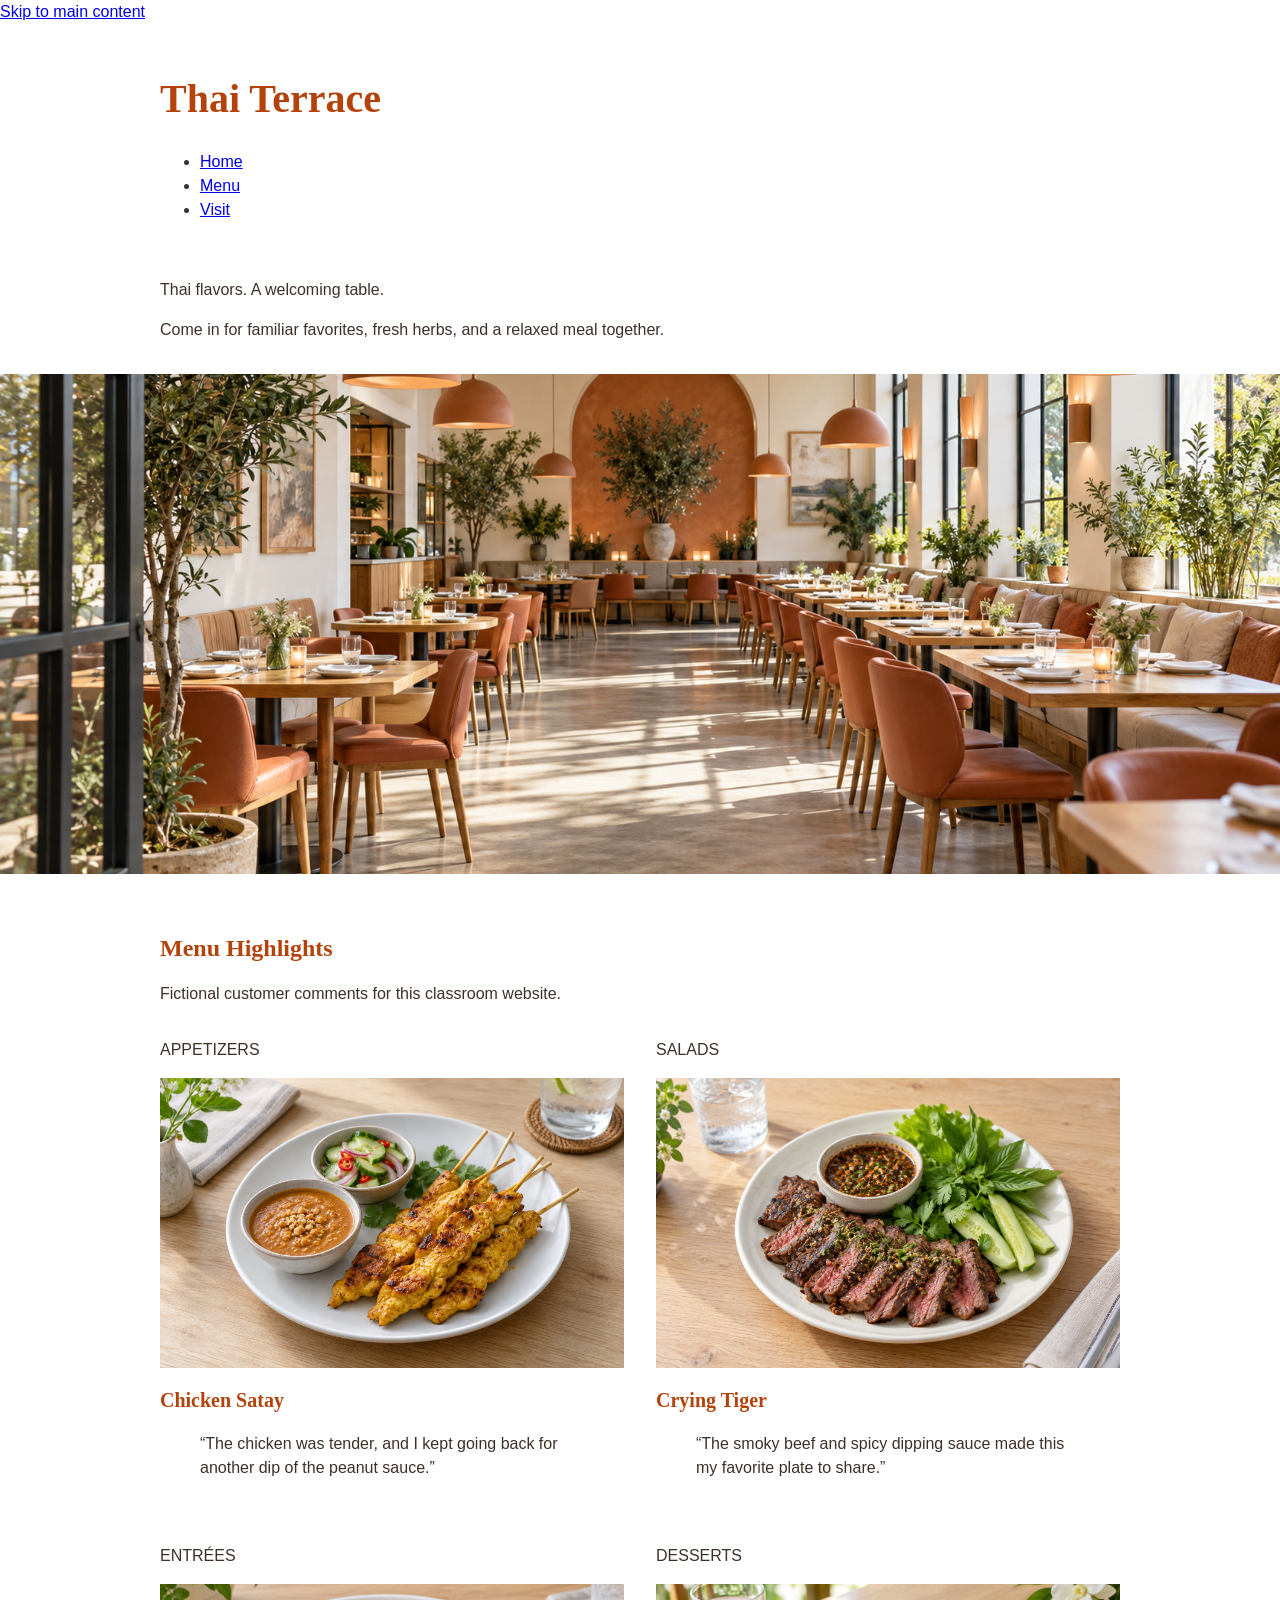
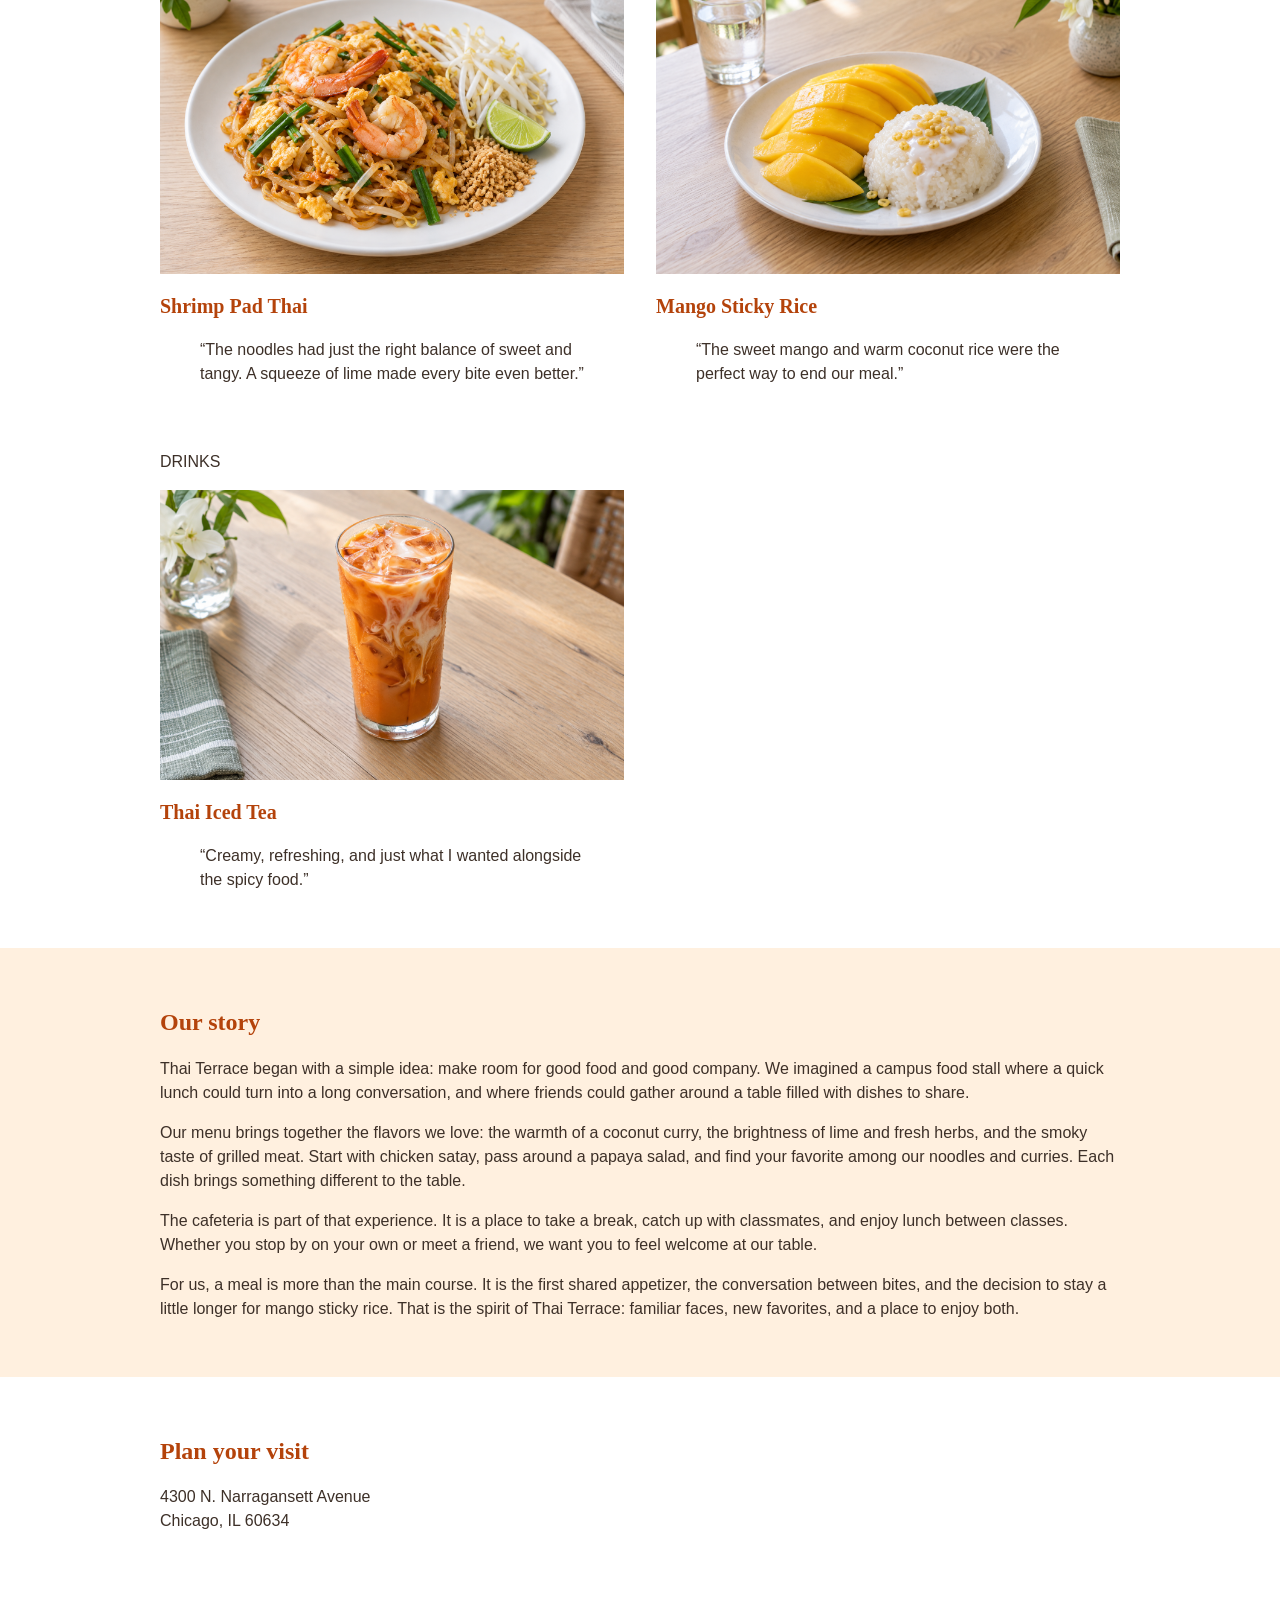
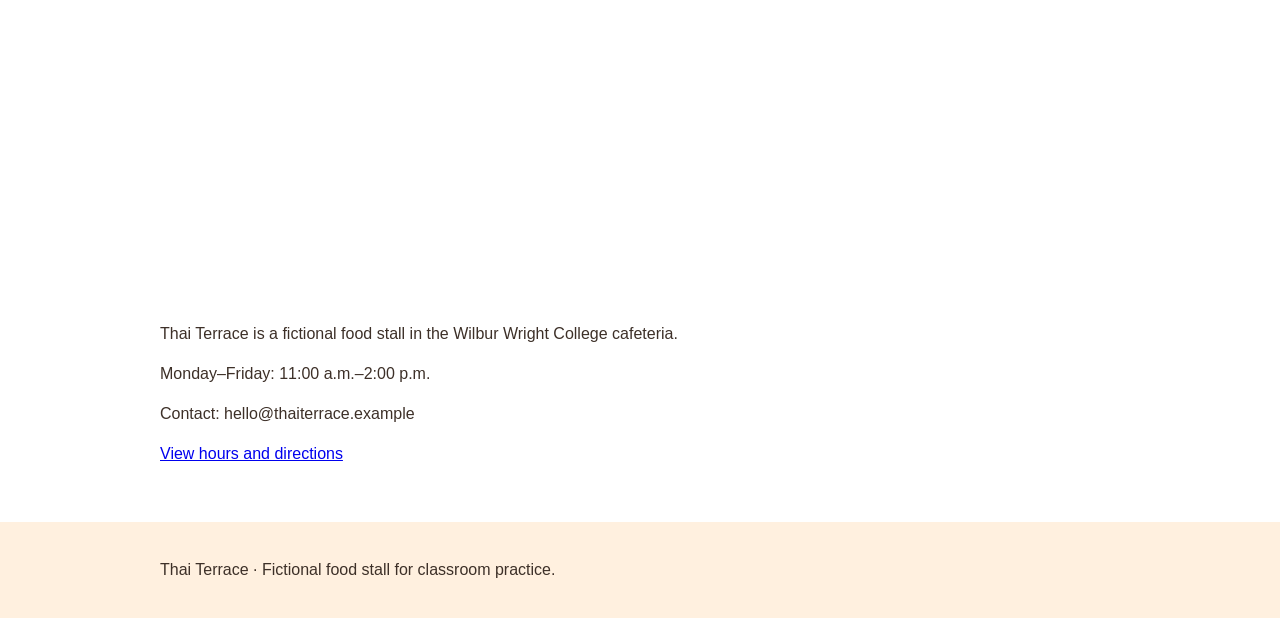
<file: demo/Demo 2-3/solution/index.html>
<!doctype html>
<html lang="en">
  <head>
    <meta charset="utf-8" />
    <title>Home | Thai Terrace</title>
    <link rel="icon" type="image/svg+xml" href="images/favicon.svg" />
    <link rel="stylesheet" href="css/style.css" />
  </head>
  <body>
    <a class="skip-link" href="#main">Skip to main content</a>
    <header class="page-header">
      <div class="container">
        <h1>Thai Terrace</h1>
        <nav aria-label="Primary">
          <ul>
            <li><a href="index.html" aria-current="page">Home</a></li>
            <li><a href="pages/menu.html">Menu</a></li>
            <li><a href="pages/visit.html">Visit</a></li>
          </ul>
        </nav>
      </div>
    </header>
    <main id="main">
      <section class="hero">
        <div class="container hero-copy">
          <p>Thai flavors. A welcoming table.</p>
          <p>
            Come in for familiar favorites, fresh herbs, and a relaxed meal
            together.
          </p>
        </div>
        <img
          class="hall-photo"
          src="images/dining-hall.png"
          width="1200"
          height="500"
          alt="A bright dining hall with wooden tables, warm pendant lights, and large windows."
        />
      </section>
      <section class="section">
        <div class="container">
          <h2>Menu Highlights</h2>
          <p>Fictional customer comments for this classroom website.</p>
          <div class="featured-row">
            <article class="featured-dish">
              <p>Appetizers</p>
              <img
                class="dish-photo"
                src="images/chicken-satay.png"
                width="464"
                height="290"
                alt="Chicken satay skewers with peanut sauce and cucumber relish."
              />
              <h3>Chicken Satay</h3>
              <blockquote>
                <p>
                  “The chicken was tender, and I kept going back for another dip
                  of the peanut sauce.”
                </p>
              </blockquote>
            </article>
            <article class="featured-dish">
              <p>Salads</p>
              <img
                class="dish-photo"
                src="images/crying-tiger.png"
                width="464"
                height="290"
                alt="Sliced grilled beef with toasted-rice chili dipping sauce and fresh vegetables."
              />
              <h3>Crying Tiger</h3>
              <blockquote>
                <p>
                  “The smoky beef and spicy dipping sauce made this my favorite
                  plate to share.”
                </p>
              </blockquote>
            </article>
            <article class="featured-dish">
              <p>Entrées</p>
              <img
                class="dish-photo"
                src="images/pad-thai.png"
                width="464"
                height="290"
                alt="Shrimp pad Thai with peanuts, bean sprouts, and lime."
              />
              <h3>Shrimp Pad Thai</h3>
              <blockquote>
                <p>
                  “The noodles had just the right balance of sweet and tangy. A
                  squeeze of lime made every bite even better.”
                </p>
              </blockquote>
            </article>
            <article class="featured-dish">
              <p>Desserts</p>
              <img
                class="dish-photo"
                src="images/mango-sticky-rice.png"
                width="464"
                height="290"
                alt="Ripe mango beside coconut sticky rice."
              />
              <h3>Mango Sticky Rice</h3>
              <blockquote>
                <p>
                  “The sweet mango and warm coconut rice were the perfect way to
                  end our meal.”
                </p>
              </blockquote>
            </article>
            <article class="featured-dish">
              <p>Drinks</p>
              <img
                class="dish-photo"
                src="images/thai-iced-tea.png"
                width="464"
                height="290"
                alt="A glass of orange Thai iced tea with milk and ice."
              />
              <h3>Thai Iced Tea</h3>
              <blockquote>
                <p>
                  “Creamy, refreshing, and just what I wanted alongside the
                  spicy food.”
                </p>
              </blockquote>
            </article>
          </div>
        </div>
      </section>
      <section class="section story">
        <div class="container">
          <h2>Our story</h2>
          <p>
            Thai Terrace began with a simple idea: make room for good food and
            good company. We imagined a campus food stall where a quick
            lunch could turn into a long conversation, and where friends could
            gather around a table filled with dishes to share.
          </p>
          <p>
            Our menu brings together the flavors we love: the warmth of a
            coconut curry, the brightness of lime and fresh herbs, and the smoky
            taste of grilled meat. Start with chicken satay, pass around a
            papaya salad, and find your favorite among our noodles and curries.
            Each dish brings something different to the table.
          </p>
          <p>
            The cafeteria is part of that experience. It is a place to take a break, catch up with classmates, and enjoy lunch between classes. Whether you stop by on your own or meet a friend, we want you to feel welcome at our table.
          </p>
          <p>
            For us, a meal is more than the main course. It is the first shared
            appetizer, the conversation between bites, and the decision to stay
            a little longer for mango sticky rice. That is the spirit of Thai
            Terrace: familiar faces, new favorites, and a place to enjoy both.
          </p>
        </div>
      </section>
      <section class="section">
        <div class="container">
          <h2>Plan your visit</h2>
          <p>4300 N. Narragansett Avenue<br />Chicago, IL 60634</p>
          <iframe
            title="Google Map: Wilbur Wright College"
            src="https://www.google.com/maps?q=Wilbur+Wright+College+4300+N+Narragansett+Ave+Chicago+IL+60634&output=embed"
            width="960"
            height="350"
            style="border: 0;"
            loading="lazy"
            referrerpolicy="no-referrer-when-downgrade"
            allowfullscreen
          ></iframe>
          <p>
            Thai Terrace is a fictional food stall in the Wilbur Wright College cafeteria.
          </p>
          <p>Monday–Friday: 11:00 a.m.–2:00 p.m.</p>
          <p>Contact: hello@thaiterrace.example</p>
          <p><a href="pages/visit.html#hours">View hours and directions</a></p>
        </div>
      </section>
    </main>
    <footer>
      <div class="container">
        <p>Thai Terrace · Fictional food stall for classroom practice.</p>
      </div>
    </footer>
  </body>
</html>
</file>
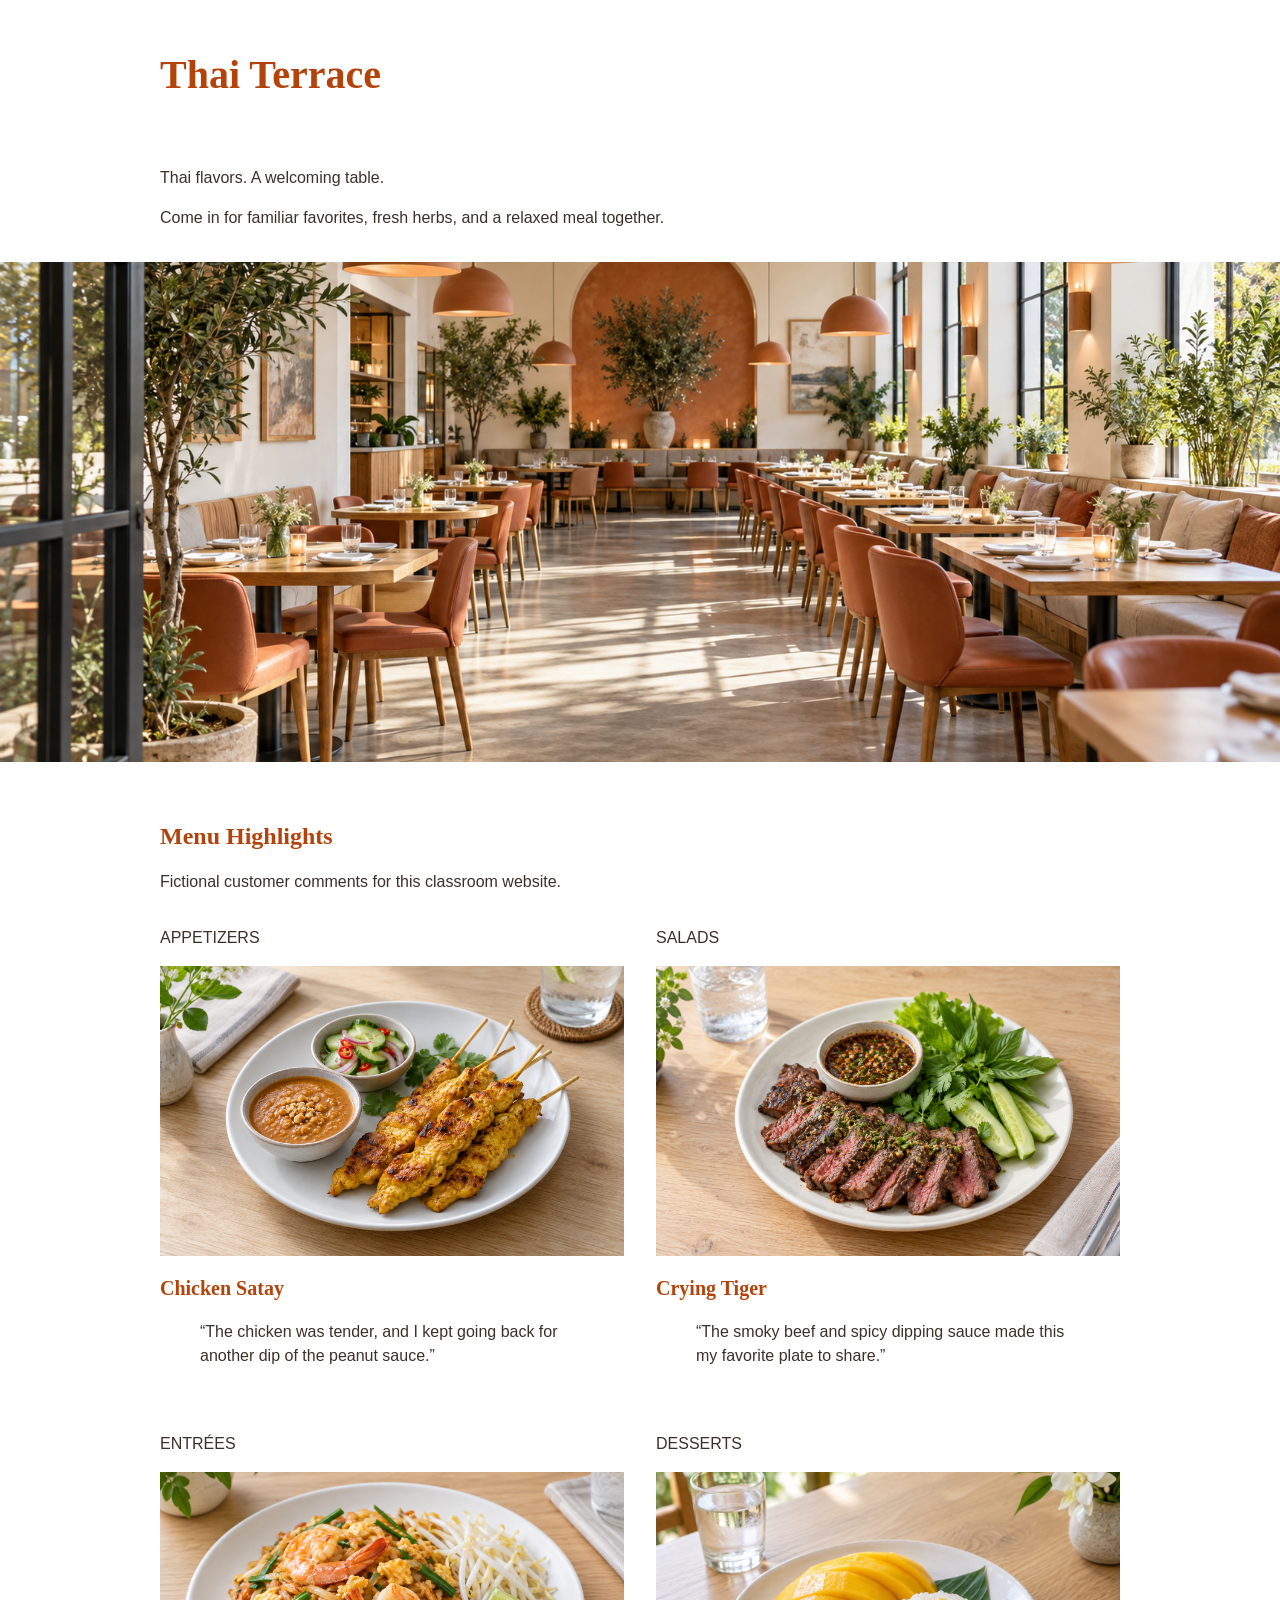
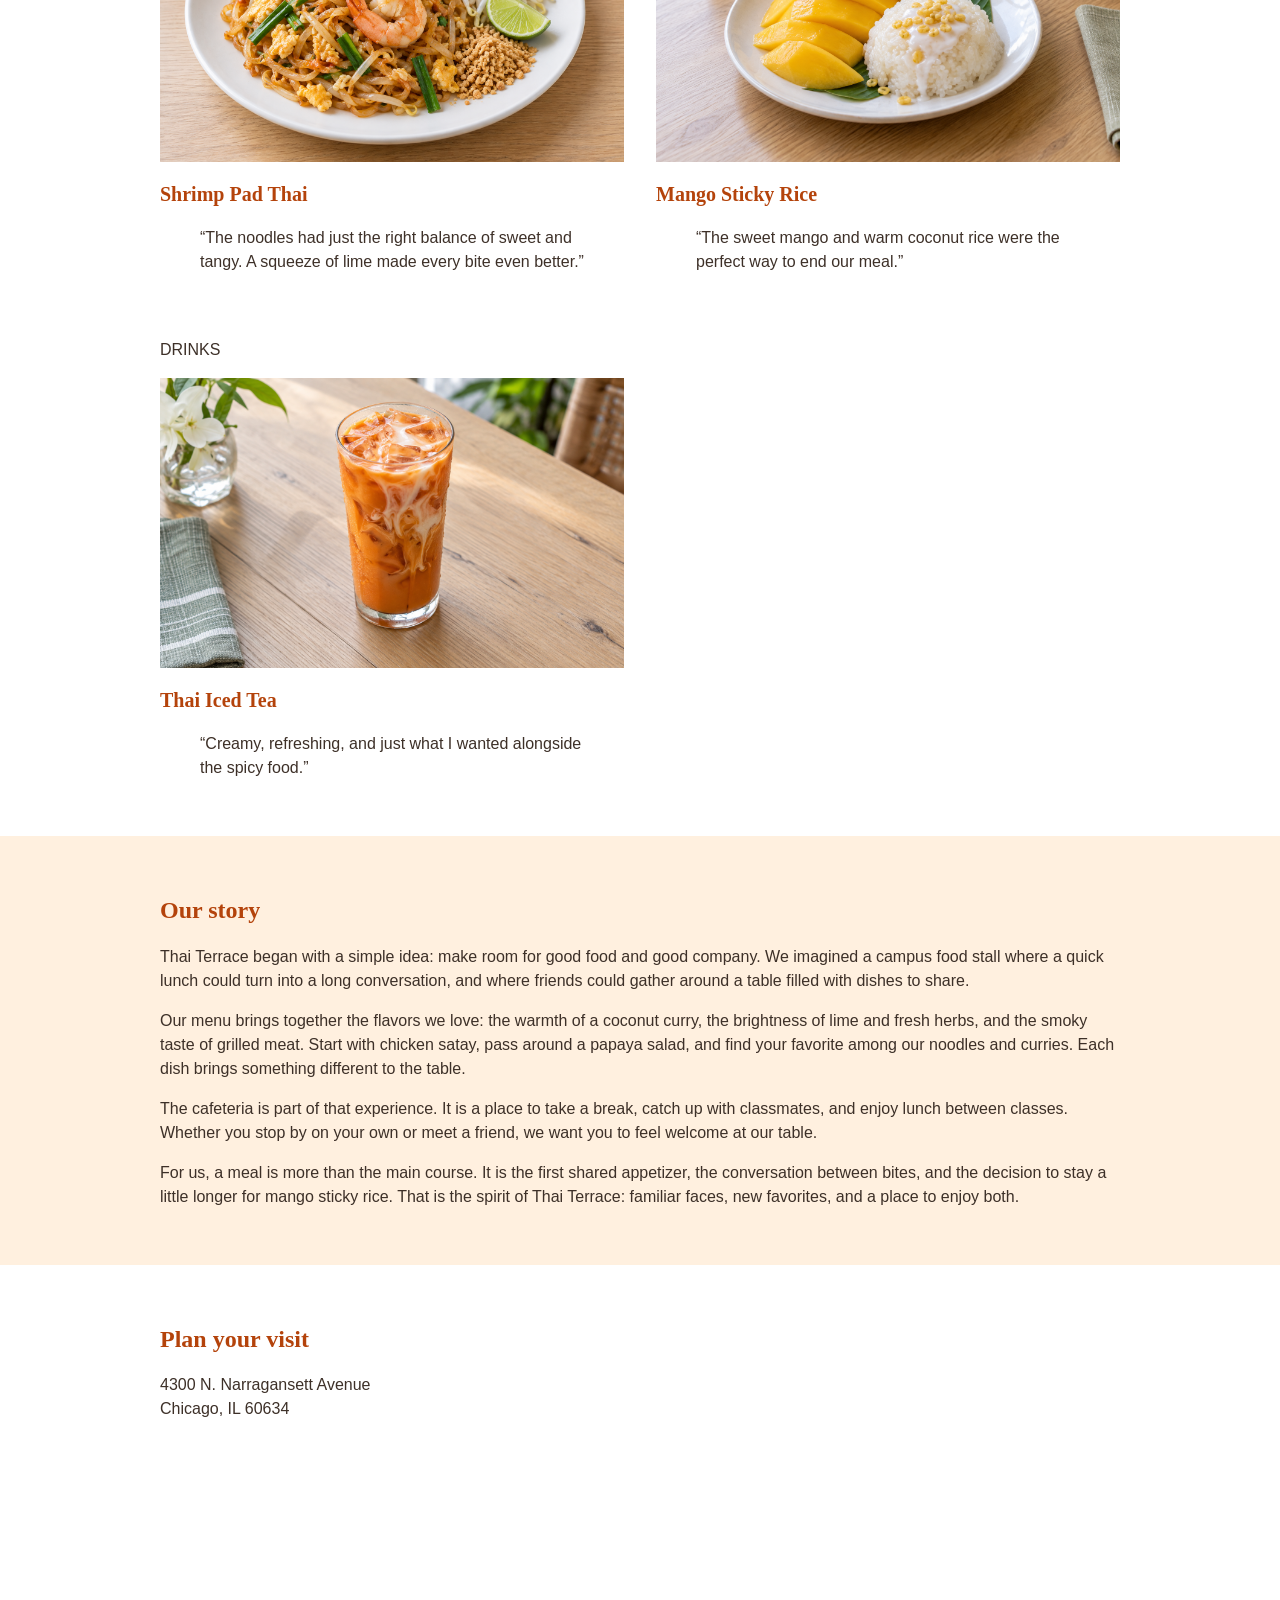
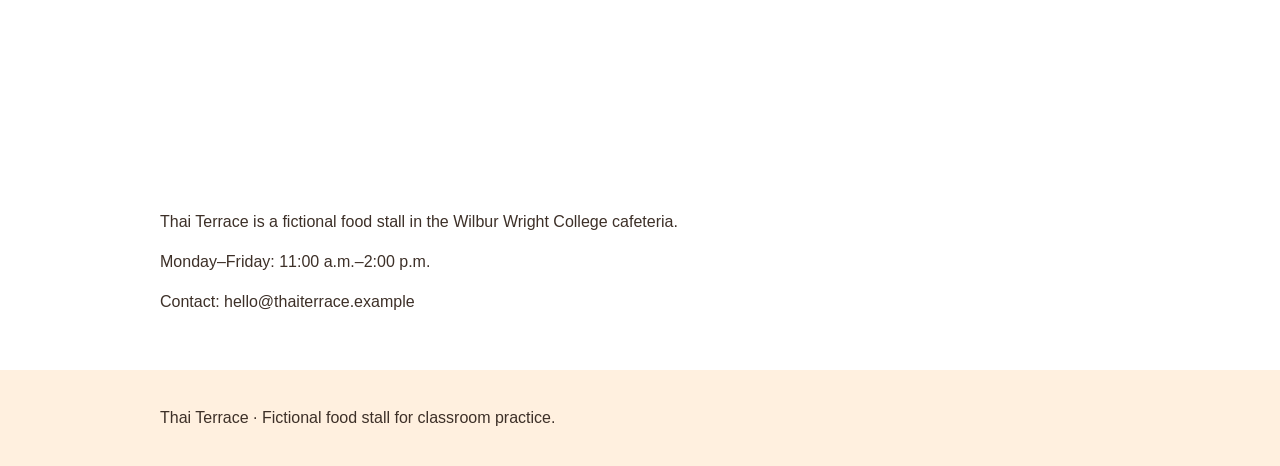
<file: demo/Demo 2-3/student/index.html>
<!doctype html>
<html lang="en">
  <head>
    <meta charset="utf-8" />
    <title>Home | Thai Terrace</title>
    <link rel="icon" type="image/svg+xml" href="images/favicon.svg" />
    <link rel="stylesheet" href="css/style.css" />
  </head>
  <body>
    <!-- TODO 1: Add a link to #main here, with class="skip-link" and the text "Skip to main content". -->
    <header class="page-header">
      <div class="container">
        <h1>Thai Terrace</h1>
        <!-- TODO 2: Add nav with aria-label="Primary". Inside it, add a ul with three li elements and Home, Menu, and Visit links. Use index.html, pages/menu.html, and pages/visit.html, respectively. -->
        <!-- TODO 3: In the navigation you just added, put aria-current="page" on the Home link only. -->
      </div>
    </header>
    <!-- TODO 4: Add id="main" to the main element as the skip-link destination. -->
    <main>
      <section class="hero">
        <div class="container hero-copy">
          <p>Thai flavors. A welcoming table.</p>
          <p>
            Come in for familiar favorites, fresh herbs, and a relaxed meal
            together.
          </p>
        </div>
        <img
          class="hall-photo"
          src="images/dining-hall.png"
          width="1200"
          height="500"
          alt="A bright dining hall with wooden tables, warm pendant lights, and large windows."
        />
      </section>
      <section class="section">
        <div class="container">
          <h2>Menu Highlights</h2>
          <p>Fictional customer comments for this classroom website.</p>
          <div class="featured-row">
            <article class="featured-dish">
              <p>Appetizers</p>
              <img
                class="dish-photo"
                src="images/chicken-satay.png"
                width="464"
                height="290"
                alt="Chicken satay skewers with peanut sauce and cucumber relish."
              />
              <h3>Chicken Satay</h3>
              <blockquote>
                <p>
                  “The chicken was tender, and I kept going back for another dip
                  of the peanut sauce.”
                </p>
              </blockquote>
            </article>
            <article class="featured-dish">
              <p>Salads</p>
              <img
                class="dish-photo"
                src="images/crying-tiger.png"
                width="464"
                height="290"
                alt="Sliced grilled beef with toasted-rice chili dipping sauce and fresh vegetables."
              />
              <h3>Crying Tiger</h3>
              <blockquote>
                <p>
                  “The smoky beef and spicy dipping sauce made this my favorite
                  plate to share.”
                </p>
              </blockquote>
            </article>
            <article class="featured-dish">
              <p>Entrées</p>
              <img
                class="dish-photo"
                src="images/pad-thai.png"
                width="464"
                height="290"
                alt="Shrimp pad Thai with peanuts, bean sprouts, and lime."
              />
              <h3>Shrimp Pad Thai</h3>
              <blockquote>
                <p>
                  “The noodles had just the right balance of sweet and tangy. A
                  squeeze of lime made every bite even better.”
                </p>
              </blockquote>
            </article>
            <article class="featured-dish">
              <p>Desserts</p>
              <img
                class="dish-photo"
                src="images/mango-sticky-rice.png"
                width="464"
                height="290"
                alt="Ripe mango beside coconut sticky rice."
              />
              <h3>Mango Sticky Rice</h3>
              <blockquote>
                <p>
                  “The sweet mango and warm coconut rice were the perfect way to
                  end our meal.”
                </p>
              </blockquote>
            </article>
            <article class="featured-dish">
              <p>Drinks</p>
              <img
                class="dish-photo"
                src="images/thai-iced-tea.png"
                width="464"
                height="290"
                alt="A glass of orange Thai iced tea with milk and ice."
              />
              <h3>Thai Iced Tea</h3>
              <blockquote>
                <p>
                  “Creamy, refreshing, and just what I wanted alongside the
                  spicy food.”
                </p>
              </blockquote>
            </article>
          </div>
        </div>
      </section>
      <section class="section story">
        <div class="container">
          <h2>Our story</h2>
          <p>
            Thai Terrace began with a simple idea: make room for good food and
            good company. We imagined a campus food stall where a quick
            lunch could turn into a long conversation, and where friends could
            gather around a table filled with dishes to share.
          </p>
          <p>
            Our menu brings together the flavors we love: the warmth of a
            coconut curry, the brightness of lime and fresh herbs, and the smoky
            taste of grilled meat. Start with chicken satay, pass around a
            papaya salad, and find your favorite among our noodles and curries.
            Each dish brings something different to the table.
          </p>
          <p>
            The cafeteria is part of that experience. It is a place to take a break, catch up with classmates, and enjoy lunch between classes. Whether you stop by on your own or meet a friend, we want you to feel welcome at our table.
          </p>
          <p>
            For us, a meal is more than the main course. It is the first shared
            appetizer, the conversation between bites, and the decision to stay
            a little longer for mango sticky rice. That is the spirit of Thai
            Terrace: familiar faces, new favorites, and a place to enjoy both.
          </p>
        </div>
      </section>
      <section class="section">
        <div class="container">
          <h2>Plan your visit</h2>
          <p>4300 N. Narragansett Avenue<br />Chicago, IL 60634</p>
          <iframe
            title="Google Map: Wilbur Wright College"
            src="https://www.google.com/maps?q=Wilbur+Wright+College+4300+N+Narragansett+Ave+Chicago+IL+60634&output=embed"
            width="960"
            height="350"
            style="border: 0;"
            loading="lazy"
            referrerpolicy="no-referrer-when-downgrade"
            allowfullscreen
          ></iframe>
          <p>
            Thai Terrace is a fictional food stall in the Wilbur Wright College cafeteria.
          </p>
          <p>Monday–Friday: 11:00 a.m.–2:00 p.m.</p>
          <p>Contact: hello@thaiterrace.example</p>
          <!-- TODO 5: Add a link to pages/visit.html#hours. Use clear link text. -->
        </div>
      </section>
    </main>
    <footer>
      <div class="container">
        <p>Thai Terrace · Fictional food stall for classroom practice.</p>
      </div>
    </footer>
  </body>
</html>
</file>
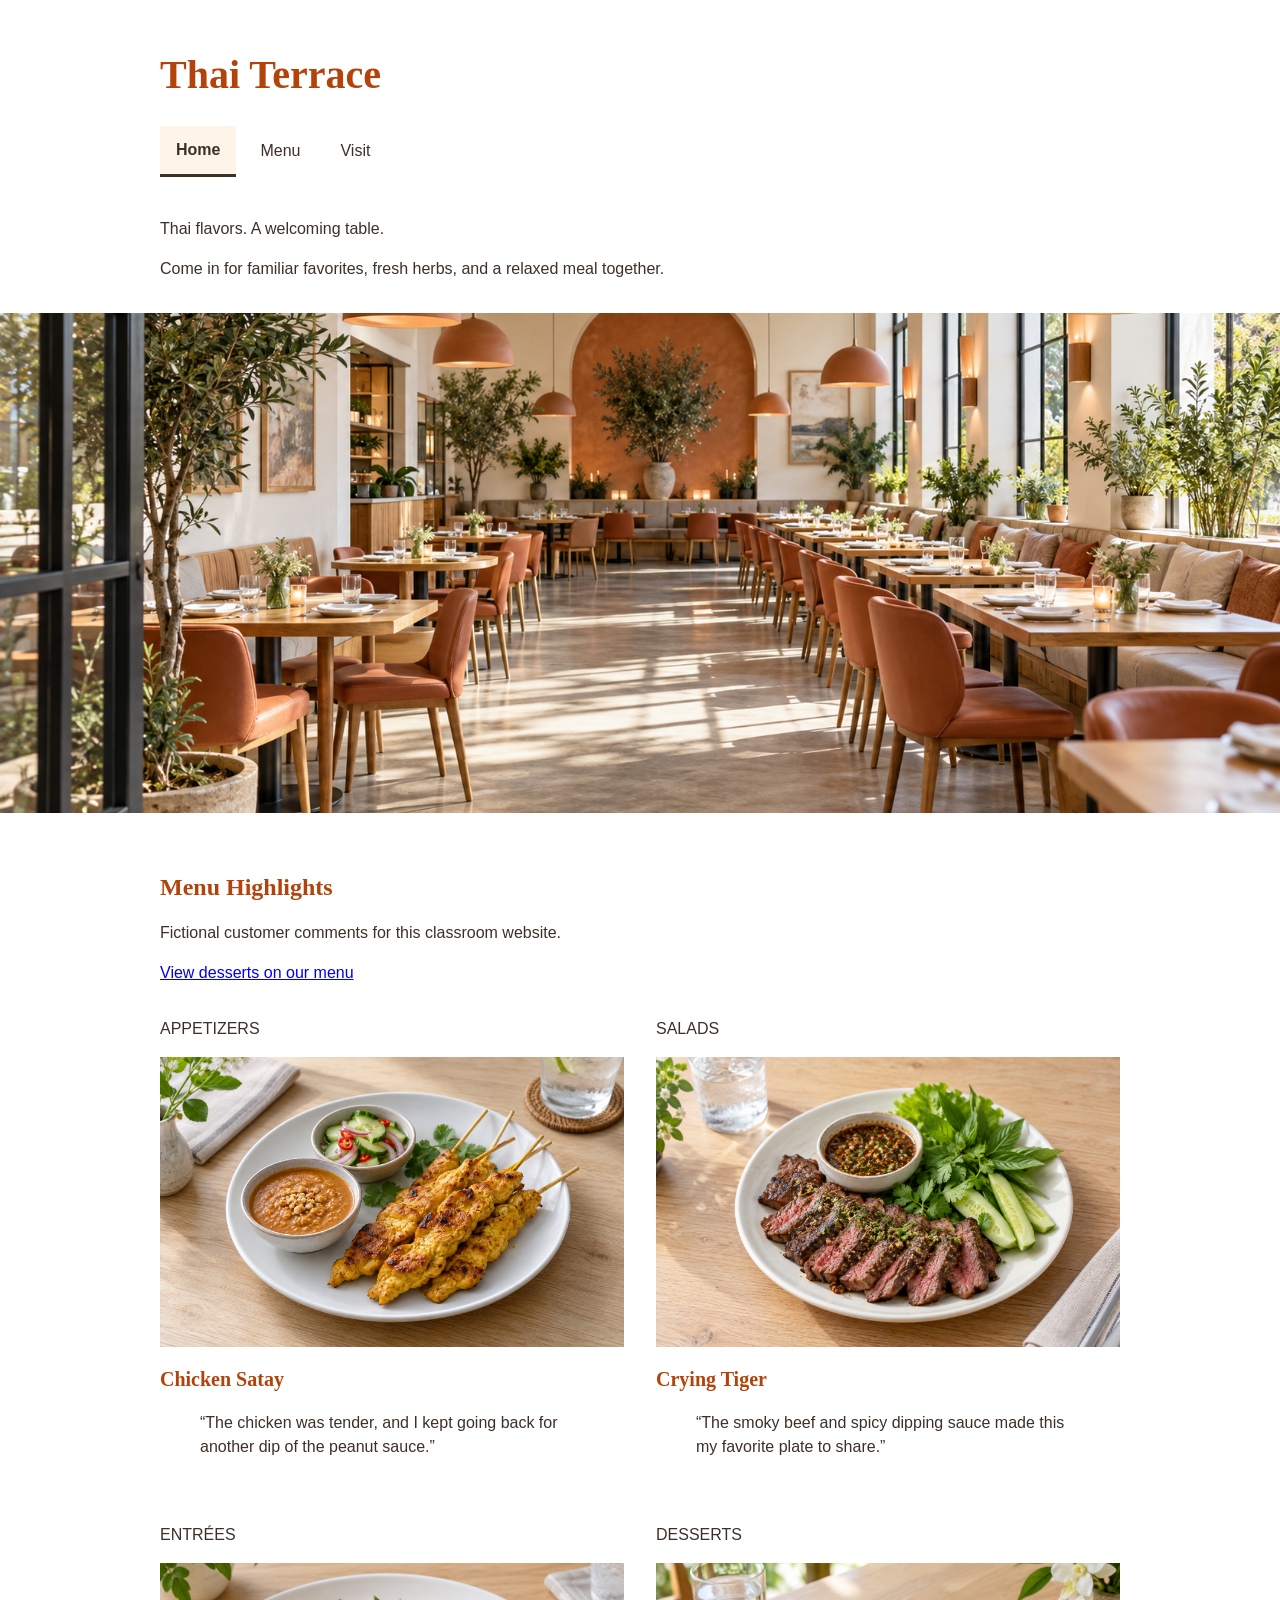
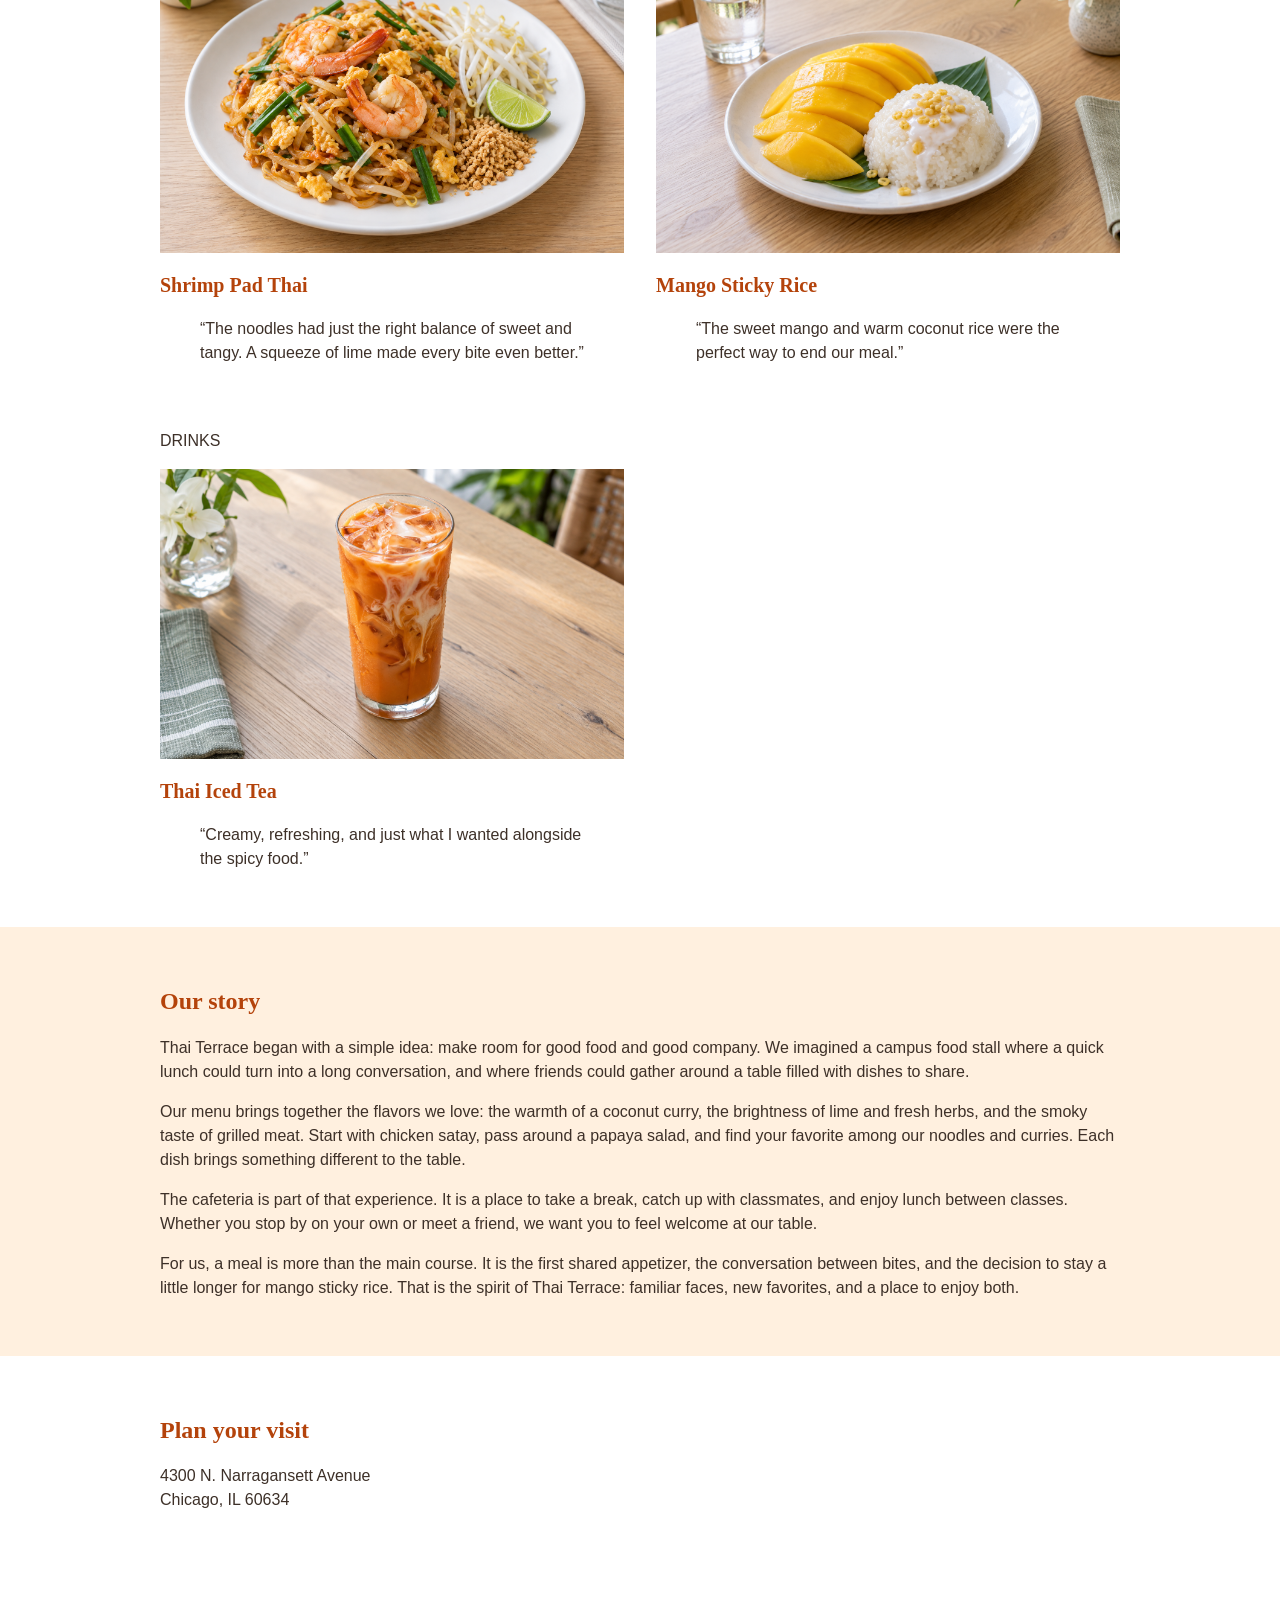
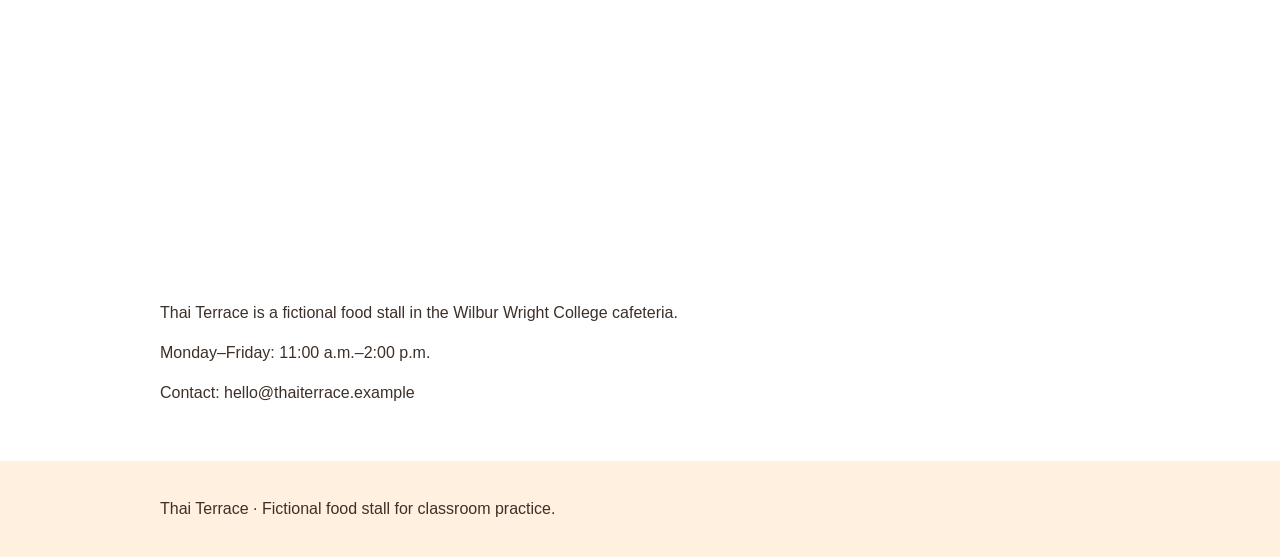
<file: demo/Demo 2-4/solution/index.html>
<!doctype html>
<html lang="en">
  <head>
    <meta charset="utf-8" />
    <title>Home | Thai Terrace</title>
    <link rel="icon" type="image/svg+xml" href="images/favicon.svg" />
    <link rel="stylesheet" href="css/style.css" />
  </head>
  <body>
    <a class="skip-link" href="#main">Skip to main content</a>
    <header class="page-header">
      <div class="container">
        <h1>Thai Terrace</h1>
        <nav aria-label="Primary">
          <ul class="nav-list">
            <li><a href="index.html" aria-current="page">Home</a></li>
            <li><a href="pages/menu.html">Menu</a></li>
            <li><a href="pages/visit.html">Visit</a></li>
          </ul>
        </nav>
      </div>
    </header>
    <main id="main">
      <section class="hero">
        <div class="container hero-copy">
          <p>Thai flavors. A welcoming table.</p>
          <p>
            Come in for familiar favorites, fresh herbs, and a relaxed meal
            together.
          </p>
        </div>
        <img
          class="hall-photo"
          src="images/dining-hall.png"
          width="1200"
          height="500"
          alt="A bright dining hall with wooden tables, warm pendant lights, and large windows."
        />
      </section>
      <section class="section">
        <div class="container">
          <h2>Menu Highlights</h2>
          <p>Fictional customer comments for this classroom website.</p>
          <p><a href="pages/menu.html#desserts">View desserts on our menu</a></p>
          <div class="featured-row">
            <article class="featured-dish">
              <p>Appetizers</p>
              <img
                class="dish-photo"
                src="images/chicken-satay.png"
                width="464"
                height="290"
                alt="Chicken satay skewers with peanut sauce and cucumber relish."
              />
              <h3>Chicken Satay</h3>
              <blockquote>
                <p>
                  “The chicken was tender, and I kept going back for another dip
                  of the peanut sauce.”
                </p>
              </blockquote>
            </article>
            <article class="featured-dish">
              <p>Salads</p>
              <img
                class="dish-photo"
                src="images/crying-tiger.png"
                width="464"
                height="290"
                alt="Sliced grilled beef with toasted-rice chili dipping sauce and fresh vegetables."
              />
              <h3>Crying Tiger</h3>
              <blockquote>
                <p>
                  “The smoky beef and spicy dipping sauce made this my favorite
                  plate to share.”
                </p>
              </blockquote>
            </article>
            <article class="featured-dish">
              <p>Entrées</p>
              <img
                class="dish-photo"
                src="images/pad-thai.png"
                width="464"
                height="290"
                alt="Shrimp pad Thai with peanuts, bean sprouts, and lime."
              />
              <h3>Shrimp Pad Thai</h3>
              <blockquote>
                <p>
                  “The noodles had just the right balance of sweet and tangy. A
                  squeeze of lime made every bite even better.”
                </p>
              </blockquote>
            </article>
            <article class="featured-dish">
              <p>Desserts</p>
              <img
                class="dish-photo"
                src="images/mango-sticky-rice.png"
                width="464"
                height="290"
                alt="Ripe mango beside coconut sticky rice."
              />
              <h3>Mango Sticky Rice</h3>
              <blockquote>
                <p>
                  “The sweet mango and warm coconut rice were the perfect way to
                  end our meal.”
                </p>
              </blockquote>
            </article>
            <article class="featured-dish">
              <p>Drinks</p>
              <img
                class="dish-photo"
                src="images/thai-iced-tea.png"
                width="464"
                height="290"
                alt="A glass of orange Thai iced tea with milk and ice."
              />
              <h3>Thai Iced Tea</h3>
              <blockquote>
                <p>
                  “Creamy, refreshing, and just what I wanted alongside the
                  spicy food.”
                </p>
              </blockquote>
            </article>
          </div>
        </div>
      </section>
      <section class="section story">
        <div class="container">
          <h2>Our story</h2>
          <p>
            Thai Terrace began with a simple idea: make room for good food and
            good company. We imagined a campus food stall where a quick
            lunch could turn into a long conversation, and where friends could
            gather around a table filled with dishes to share.
          </p>
          <p>
            Our menu brings together the flavors we love: the warmth of a
            coconut curry, the brightness of lime and fresh herbs, and the smoky
            taste of grilled meat. Start with chicken satay, pass around a
            papaya salad, and find your favorite among our noodles and curries.
            Each dish brings something different to the table.
          </p>
          <p>
            The cafeteria is part of that experience. It is a place to take a break, catch up with classmates, and enjoy lunch between classes. Whether you stop by on your own or meet a friend, we want you to feel welcome at our table.
          </p>
          <p>
            For us, a meal is more than the main course. It is the first shared
            appetizer, the conversation between bites, and the decision to stay
            a little longer for mango sticky rice. That is the spirit of Thai
            Terrace: familiar faces, new favorites, and a place to enjoy both.
          </p>
        </div>
      </section>
      <section class="section">
        <div class="container">
          <h2>Plan your visit</h2>
          <p>4300 N. Narragansett Avenue<br />Chicago, IL 60634</p>
          <iframe
            title="Google Map: Wilbur Wright College"
            src="https://www.google.com/maps?q=Wilbur+Wright+College+4300+N+Narragansett+Ave+Chicago+IL+60634&output=embed"
            width="960"
            height="350"
            style="border: 0;"
            loading="lazy"
            referrerpolicy="no-referrer-when-downgrade"
            allowfullscreen
          ></iframe>
          <p>
            Thai Terrace is a fictional food stall in the Wilbur Wright College cafeteria.
          </p>
          <p>Monday–Friday: 11:00 a.m.–2:00 p.m.</p>
          <p>Contact: hello@thaiterrace.example</p>
        </div>
      </section>
    </main>
    <footer>
      <div class="container">
        <p>Thai Terrace · Fictional food stall for classroom practice.</p>
      </div>
    </footer>
  </body>
</html>
</file>
<file: lab1-2/css/styles.css>
body {
  font-family: Arial, Helvetica, sans-serif;
  margin: 0;
  padding: 0;
  background-color: #f4f8fb;
  color: #333;
}

header {
  background-color: #0b3d91;
  color: white;
  padding: 20px;
  text-align: center;
}

header h1 {
  margin: 0;
  font-size: 36px;
}

nav {
  margin-top: 15px;
}

nav a {
  color: white;
  text-decoration: none;
  margin: 0 15px;
  font-weight: bold;
  font-size: 18px;
}

nav a:hover {
  text-decoration: underline;
}

main {
  max-width: 900px;
  margin: 40px auto;
  padding: 20px;
  background: white;
  border-radius: 8px;
}

h2 {
  color: #0b3d91;
}

p {
  font-size: 18px;
  line-height: 1.7;
}

img {
  display: block;
  margin: 30px auto;
  max-width: 100%;
  height: auto;
  border-radius: 8px;
}
</file>
<file: lab1-3/css/styles.css>
body {
  font-family: Arial, Helvetica, sans-serif;
  margin: 0;
  padding: 0;
  background-color: #f4f8fb;
  color: #333;
}

header {
  background-color: #0b3d91;
  color: white;
  padding: 20px;
  text-align: center;
}

header h1 {
  margin: 0;
  font-size: 36px;
}

nav {
  margin-top: 15px;
}

nav a {
  color: white;
  text-decoration: none;
  margin: 0 15px;
  font-weight: bold;
  font-size: 18px;
}

nav a:hover {
  text-decoration: underline;
}

main {
  max-width: 900px;
  margin: 40px auto;
  padding: 20px;
  background: white;
  border-radius: 8px;
}

h2 {
  color: #0b3d91;
}

p {
  font-size: 18px;
  line-height: 1.7;
}

img {
  display: block;
  margin: 30px auto;
  max-width: 100%;
  height: auto;
  border-radius: 8px;
}
</file>
<file: lab1-4/style.css>
body {
   background-color: #fcfcfc;
   color: #4a4a4a;
   font-family: Verdana, Arial, sans-serif;
   font-size: 15px;
   padding-left: 40px;
   padding-right: 40px;
}
h1 {
   font-family: Georgia, "Times New Roman", serif;
   font-size: 52px;
   color: #1a1a1a;
   letter-spacing: 2px;
   text-shadow: 1px 1px 2px #d5d5d5;
}
h2 {
   font-family: Georgia, "Times New Roman", serif;
   font-size: 28px;
   color: #0097a7
}
img {
   display: inline-block;
   width: 380px;
   border: 2px solid #0097a7;
   margin-top: 20px;
   margin-bottom: 20px;
   margin-right: 0px;
   margin-left: 0px;
}
</file>
<file: lab1-5/css/style.css>
body {
    background-color: #FCFCFC;
    color: #4A4A4A;
    font-family: Verdana, Arial, sans-serif;
    font-size: 15px;
    padding-left: 40px;
    padding-right: 40px;
}

h1 {
    font-family: Georgia, "Times New Roman", serif;
    color: #1A1A1A;
    font-size: 52px;
    letter-spacing: 2px;
    text-shadow: 1px 1px 2px #D5D5D5;
}

h2 {
    font-family: Georgia, "Times New Roman", serif;
    color: #0097A7;
    font-size: 28px;
}

table{
    border-collapse: collapse;
    margin-bottom: 50px;
}

th{
    border: 1px solid #2E8B57;
    background-color: #D9F3F5;
    color: #0097A7;
    padding: 8px;
    text-align:left;
}

td{
    border: 1px solid #2E8B57;
    padding: 8px;
}

form{
    display:inline-block;
    margin-top: 35px;
}

input, select, textarea{
    border: 1px solid #2E8B57;
    padding: 5px;
    margin-top: 5px;
    margin-bottom: 10px;
    font-family: Verdana, Arial, sans-serif;
    font-size: 12px;
    
}
label[for="nature"], label[for="wildlife"], label[for="history"]{
    display:inline-block;
    margin-right: 24px;
    margin-top: 12px;
    margin-bottom: 12px;
}
input[type="submit"]{
    background-color: #0097A7;
    color: white;
    border: none;
    padding-top: 8px;
    padding-bottom: 8px;
    padding-left: 16px;
    padding-right: 16px;
}
fieldset{
    display: inline-block;
    margin: 0 0 20px;
    padding: 18px;
    border: 1px solid #b8c2cc;
    border-radius: 6px;
}
</file>
<file: lab2-1/css/style.css>
body {
    background-color: #FCFCFC;
    color: #4A4A4A;
    font-family: Verdana, Arial, sans-serif;
    font-size: 15px;
    padding-left: 40px;
    padding-right: 40px;
}

/* sets the font family, the first font is the default,
if the first font doesn't work the browser goes to the second font,
and then to the third if the second doesn't work. */
h1,
h2 {
    font-family: Georgia, "Times New Roman", serif;
}

/* sets the color of the text to black,
sets font size to 52px,
sets letterspacing to 2px,
sets the text shadow to be an offwhite color
sets the text shadow to be 1px top/bottom and 2px left/right. */
h1 {
    color: #1A1A1A;
    font-size: 52px;
    letter-spacing: 2px;
    text-shadow: 1px 1px 2px #D5D5D5;
}

/* sets the text color to be light blue,
sets the font to be 28px */
h2 {
    color: #0097A7;
    font-size: 28px;
}

/* sets width to be 380px to which the height will automatically adjust to,
sets the border to be solid, 2px's thick, and a blue color. */
img {
    width: 380px;
    border: 2px solid #0097A7;
}

/* the border collaps property sets it so that all the cells are combined 
into one table rather then being multiple seperate cells,
the margin is 50px to the bottom and top of the table. */
table {
    border-collapse: collapse;
    margin-bottom: 50px;
}

/* gives the labels at the top of the table a 1px thick border,
the border is solid and a green color,
the backgorund of the th cell is light blue while the text is a darker blue,
the padding around the text is 8px (which also helps decide the size of the cell),
the text is align to the left of its cell in the table*/ 
th {
    border: 1px solid #2E8B57;
    background-color: #D9F3F5;
    color: #0097A7;
    padding: 8px;
    text-align: left;
}

/* gives the coutry names and there descriptions a green color,
adds an 8px border around them. */
td {
    border: 1px solid #2E8B57;
    padding: 8px;
}

/* gives a 35px top margin to the form container */
form {
    margin-top: 35px;
}

/* for the containers input, select and textarea,
sets border to 1px thick, border is solid, and a green color,
sets the top margin to 5px,
sets bottom margin to 10px,
sets font-family (as stated early if one doesnt work it moves to the next font in the family),
sets the font size to 12px; */
input,
select,
textarea {
    border: 1px solid #2E8B57;
    padding: 5px;
    margin-top: 5px;
    margin-bottom: 10px;
    font-family: Verdana, Arial, sans-serif;
    font-size: 12px;
}


/* sets a top margin of 12px for the radio button */
input[type="radio"] {
    margin-top: 12px;
}

/* sets a right margin of 24px for the radio button */
input[type="radio"] + label {
    margin-right: 24px;
}

/* sets a blue background color for submit button,
sets the color of the text to white,
removes border,
adds 8px top/bottom padding and 16px left/right padding*/
input[type="submit"] {
    background-color: #0097A7;
    color: white;
    border: none;
    padding: 8px 16px;
}


/* set the color for every state of interacting with the link */
a{
    color: #0097A7;
}

a:visited{
    color: #7800a7;
}

a:hover{
    color: #06a700;
}

a:active{
    color:#a70000;
}


/* displays the contents as a float and moves it to the left of text
IMPORTANT: ORDER MATTERS the element being floated MUST appear before the text*/
#earth-image{
    float: right;
}

/* Contains all the content on the page, 
the padding keeps the content form going edge to edge,
the max-width keeps the content from growing larger then 960px but allows it to be smaller,
the margin is set to 0 for top and bottom and to auto for left and right*/
.page-wrapper{
    padding: 1em 2em;
    max-width: 960px;
    margin: 0 auto;
}

/* Contains the main content of the index page (the image, text, and the list)
but excludes the header and footer */
.content{
    max-width: 1000px;
    line-height: 15px;
}

/* Contains the main content of the index page (the survey and the table)
but excludes the header and footer */
.survey-content{
    max-width: 1000px;
    line-height: 15px;
}

/* clears the float so that it doesn't affect the following text */
.clear{
    clear: both;
}

/* sets 10px margin only to the bottom,
set background color of the header/footer,
adds padding around the text */
header, footer{
    padding: 5px 50px;
    background-color: #b0f1f8;
    margin: 0px 10px 0px;
}

/* gives the footer a blue color,
sets a 20px top and bottom margin. */
footer{    
    margin: 20px 0;
    color: #0097A7;
}
</file>
<file: lab2-3/css/style.css>
body {
    background: #eaf4f4;
    color: #4A4A4A;
    font-family: Verdana, Arial, sans-serif;
    font-size: 15px;
    margin: 0;
    padding: 0 20px;
    display: flex;
    flex-direction: column;
}

/* ============================================HEADER============================================ */

header{
    padding: 20px;
    background: #d9f3f5;
    border-bottom: 4px solid #0097A7;
}

h1 {
    color: #1A1A1A;
    font-size: 52px;
    letter-spacing: 2px;
    text-shadow: 1px 1px 2px #D5D5D5;
}

h2 {
    color: #0097A7;
    font-size: 28px;
}

.navigation a {
    padding: 8px;
    margin: 3px;
    color: #D9F3F5;
    background-color: #006d77;
    text-decoration: none;
    font-weight: bold;
}

.navigation a:hover{
    background-color: #2E8B57;
}

.navigation a:visited{
    color: #c2ddd3;
}
    

/* ============================================TOP============================================ */

.top {
    display: flex;
    direction: row;
}

.sidebar{
    background: #f5ffff;
    margin-left: 40px;
    padding: 10px;
}

.sidebar p{
    border-bottom: 1px solid #afafaf;
}

h3{
    border-bottom: 2px solid #0097A7;
}

.more{
    display: flex;
    flex-direction: column;
}

.more a {
    margin: 5px 0;
    padding: 5px 0;
    border-bottom: 1px solid #afafaf;
}

.more a:hover {
    color: #2E8B57;
}
    
/* ============================================CENTER============================================ */
.center{
    display: flex;
    justify-content: center;
}

img {
    width: 380px;
    border: 2px solid #0097A7;
}

/* ============================================BOTTOM============================================ */
.bottom a{
    color: #0097A7;
}

.bottom a:hover{
    color: #2E8B57;
}

/* ============================================FOOTER============================================ */
footer {
    padding: 20px;
    background: #d9f3f5;
    border-top: 4px solid #0097A7;
}

/* ============================================TABLE============================================ */
table {
    border-collapse: collapse;
    margin-bottom: 50px;
}

th {
    border: 1px solid #2E8B57;
    background-color: #D9F3F5;
    color: #0097A7;
    padding: 8px;
    text-align: left;
}

td {
    border: 1px solid #2E8B57;
    padding: 8px;
}

/* ============================================FORM============================================ */
form {
    margin-top: 35px;
}

input,
select,
textarea {
    border: 1px solid #2E8B57;
    padding: 5px;
    margin-top: 5px;
    margin-bottom: 10px;
    font-family: Verdana, Arial, sans-serif;
    font-size: 12px;
}

input[type="radio"] {
    margin-top: 12px;
}

input[type="radio"] + label {
    margin-right: 24px;
}

input[type="submit"] {
    background-color: #0097A7;
    color: white;
    border: none;
    padding: 8px 16px;
    font-weight: bold;
}

input[type="submit"]:hover{
    background-color: #2E8B57;
}
</file>
<file: demo/Demo 1-4/styles.css>
body {
  margin: 0;
  font-family: Arial, Helvetica, sans-serif;
  color: #9af27f;
  background-color: #33898b;
  line-height: 1.6;
}

.site-header {
  padding: 3rem 1.5rem;
  text-align: center;
  color: #9af27f;
  background-color: #33898b;
}
</file>
<file: demo/Demo 2-1/css/style.css>
/* Layout only. Keep browser-default typography until Lesson 2-2. */
body {
  background: #ffffff;
  margin: 0;
}
/* Images and their dimensions are supplied; media sizing is not today's task. */
img {
  object-fit: cover;
}
/* TASK 1: Include padding and borders in each declared width. */
* {
  box-sizing: border-box;
}

/* TASK 2: Full-width bands, with a centered desktop content area. */
.container {
  width: 960px;
  margin: 0 auto;
}
.page-header {
  padding: 24px 0;
}
.hero {
  padding-top: 0;
}
.hero-copy {
  padding-bottom: 16px;
}
.hall-photo {
  display: block;
  width: 100%;
  height: 500px;
}
.section {
  padding: 40px 0;
}
.story {
  background: #fff0df;
}
footer {
  padding: 20px 0;
  background: #fff0df;
}
/* TASK 3: Five featured favorites, one per category, in fixed desktop columns. */
.featured-row {
  display: grid;
  grid-template-columns: 464px 464px;
  gap: 32px;
}
.featured-dish {
  width: 464px;
}
.dish-photo {
  display: block;
  width: 464px;
  height: 290px;
}
/* TASK 4: Stack category cards; two dish columns inside each category. */
.menu-intro {
  padding-bottom: 8px;
}
.menu-stack {
  display: grid;
  gap: 24px;
  padding-bottom: 40px;
}
.category-card {
  padding: 24px;
  border: 2px solid #d65312;
  border-radius: 0;
  background: #fff8f0;
}
.dish-grid {
  display: grid;
  grid-template-columns: 1fr 1fr;
  gap: 16px;
  align-items: stretch;
}
.menu-item {
  height: 160px;
  display: flex;
  align-items: flex-start;
  gap: 16px;
  padding: 16px;
  border: 0;
  border-radius: 12px;
  background: #ffffff;
  box-shadow: 0 3px 12px rgba(61, 48, 40, 0.12);
}
.dish-heading {
  display: flex;
  align-items: baseline;
  gap: 8px;
  flex-wrap: wrap;
}
.dish-heading h3,
.dish-heading p {
  margin: 0;
}

/* Optional photo: text fills the card when no photo is present. */
.dish-copy {
  flex: 1;
  min-width: 0;
}
.menu-photo {
  width: 104px;
  height: 104px;
  flex-shrink: 0;
  border-radius: 8px;
  object-fit: cover;
}

/* Open the original photo in a new tab; keep the thumbnail on the right. */
.dish-image-link {
  display: block;
  flex-shrink: 0;
}
.dish-image-link .menu-photo {
  display: block;
}
.dish-image-link:focus-visible {
  outline: 2px solid #d65312;
  outline-offset: 3px;
  border-radius: 8px;
}
</file>
<file: demo/Demo 2-3/solution/css/style.css>
/* ==================================================
   LESSON 2-1: LAYOUT
   Completed layout from Demo 2-1.
   ================================================== */
body {
  background: #ffffff;
  margin: 0;
}
/* Images and their dimensions are supplied; media sizing is not today's task. */
img {
  object-fit: cover;
}
/* Completed Demo 2-1: Include padding and borders in each declared width. */
* {
  box-sizing: border-box;
}

/* Completed Demo 2-1: Full-width bands, with a centered desktop content area. */
.container {
  width: 960px;
  margin: 0 auto;
}
.page-header {
  padding: 24px 0;
}
.hero {
  padding-top: 0;
}
.hero-copy {
  padding-bottom: 16px;
}
.hall-photo {
  display: block;
  width: 100%;
  height: 500px;
}
.section {
  padding: 40px 0;
}
.story {
  background: #fff0df;
}
footer {
  padding: 20px 0;
  background: #fff0df;
}


/* Completed Demo 2-1: Five featured favorites, one per category, in fixed desktop columns. */
.featured-row {
  display: grid;
  grid-template-columns: 464px 464px;
  gap: 32px;
}
.featured-dish {
  width: 464px;
}
.dish-photo {
  display: block;
  width: 464px;
  height: 290px;
}

/* Completed Demo 2-1: Stack category cards; two dish columns inside each category. */
.menu-intro {
  padding-bottom: 8px;
}
.menu-stack {
  display: grid;
  gap: 24px;
  padding-bottom: 40px;
}
.category-card {
  padding: 24px;
  border: 2px solid #d65312;
  border-radius: 0;
  background: #fff8f0;
}
.dish-grid {
  display: grid;
  grid-template-columns: 1fr 1fr;
  gap: 16px;
  align-items: stretch;
}
.menu-item {
  height: 160px;
  display: flex;
  align-items: flex-start;
  gap: 16px;
  padding: 16px;
  border: 0;
  border-radius: 12px;
  background: #ffffff;
  box-shadow: 0 3px 12px rgba(61, 48, 40, 0.12);
}
.dish-heading {
  display: flex;
  align-items: baseline;
  gap: 8px;
  flex-wrap: wrap;
}
.dish-heading h3,
.dish-heading p {
  margin: 0;
}

/* Optional photo: text fills the card when no photo is present. */
.dish-copy {
  flex: 1;
  min-width: 0;
}
.menu-photo {
  width: 104px;
  height: 104px;
  flex-shrink: 0;
  border-radius: 8px;
  object-fit: cover;
}

/* Open the original photo in a new tab; keep the thumbnail on the right. */
.dish-image-link {
  display: block;
  flex-shrink: 0;
}
.dish-image-link .menu-photo {
  display: block;
}
.dish-image-link:focus-visible {
  outline: 2px solid #d65312;
  outline-offset: 3px;
  border-radius: 8px;
}

/* ==================================================
   LESSON 2-2: TYPOGRAPHY
   New text styling added to the completed 2-1 layout.
   ================================================== */

/* Completed Demo 2-2: Body text. */
html {
  font-size: 16px;
}
body {
  font-family: Arial, Helvetica, sans-serif;
  color: #3d3028;
  line-height: 1.5;
}

/* Completed Demo 2-2: Headings. */
h1 {
  font-size: 40px;
}
h2 {
  font-size: 24px;
}
h3 {
  font-size: 20px;
}
h1, h2, h3 {
  font-family: Georgia, "Times New Roman", serif;
  color: #b4430b;
  line-height: 1.2;
}

/* Completed Demo 2-2: Category labels and prices. */
.featured-dish > p {
  text-transform: uppercase;
}
.dish-heading p {
  font-weight: bold;
}

/* Completed Demo 2-2: Room for larger text. */
.menu-item {
  height: auto;
  min-height: 160px;
}
</file>
<file: demo/Demo 2-3/student/css/style.css>
/* ==================================================
   LESSON 2-1: LAYOUT
   Completed layout from Demo 2-1.
   ================================================== */
body {
  background: #ffffff;
  margin: 0;
}
/* Images and their dimensions are supplied; media sizing is not today's task. */
img {
  object-fit: cover;
}
/* Completed Demo 2-1: Include padding and borders in each declared width. */
* {
  box-sizing: border-box;
}

/* Completed Demo 2-1: Full-width bands, with a centered desktop content area. */
.container {
  width: 960px;
  margin: 0 auto;
}
.page-header {
  padding: 24px 0;
}
.hero {
  padding-top: 0;
}
.hero-copy {
  padding-bottom: 16px;
}
.hall-photo {
  display: block;
  width: 100%;
  height: 500px;
}
.section {
  padding: 40px 0;
}
.story {
  background: #fff0df;
}
footer {
  padding: 20px 0;
  background: #fff0df;
}


/* Completed Demo 2-1: Five featured favorites, one per category, in fixed desktop columns. */
.featured-row {
  display: grid;
  grid-template-columns: 464px 464px;
  gap: 32px;
}
.featured-dish {
  width: 464px;
}
.dish-photo {
  display: block;
  width: 464px;
  height: 290px;
}

/* Completed Demo 2-1: Stack category cards; two dish columns inside each category. */
.menu-intro {
  padding-bottom: 8px;
}
.menu-stack {
  display: grid;
  gap: 24px;
  padding-bottom: 40px;
}
.category-card {
  padding: 24px;
  border: 2px solid #d65312;
  border-radius: 0;
  background: #fff8f0;
}
.dish-grid {
  display: grid;
  grid-template-columns: 1fr 1fr;
  gap: 16px;
  align-items: stretch;
}
.menu-item {
  height: 160px;
  display: flex;
  align-items: flex-start;
  gap: 16px;
  padding: 16px;
  border: 0;
  border-radius: 12px;
  background: #ffffff;
  box-shadow: 0 3px 12px rgba(61, 48, 40, 0.12);
}
.dish-heading {
  display: flex;
  align-items: baseline;
  gap: 8px;
  flex-wrap: wrap;
}
.dish-heading h3,
.dish-heading p {
  margin: 0;
}

/* Optional photo: text fills the card when no photo is present. */
.dish-copy {
  flex: 1;
  min-width: 0;
}
.menu-photo {
  width: 104px;
  height: 104px;
  flex-shrink: 0;
  border-radius: 8px;
  object-fit: cover;
}

/* Open the original photo in a new tab; keep the thumbnail on the right. */
.dish-image-link {
  display: block;
  flex-shrink: 0;
}
.dish-image-link .menu-photo {
  display: block;
}
.dish-image-link:focus-visible {
  outline: 2px solid #d65312;
  outline-offset: 3px;
  border-radius: 8px;
}

/* ==================================================
   LESSON 2-2: TYPOGRAPHY
   New text styling added to the completed 2-1 layout.
   ================================================== */

/* Completed Demo 2-2: Body text. */
html {
  font-size: 16px;
}
body {
  font-family: Arial, Helvetica, sans-serif;
  color: #3d3028;
  line-height: 1.5;
}

/* Completed Demo 2-2: Headings. */
h1 {
  font-size: 40px;
}
h2 {
  font-size: 24px;
}
h3 {
  font-size: 20px;
}
h1, h2, h3 {
  font-family: Georgia, "Times New Roman", serif;
  color: #b4430b;
  line-height: 1.2;
}

/* Completed Demo 2-2: Category labels and prices. */
.featured-dish > p {
  text-transform: uppercase;
}
.dish-heading p {
  font-weight: bold;
}

/* Completed Demo 2-2: Room for larger text. */
.menu-item {
  height: auto;
  min-height: 160px;
}
</file>
<file: demo/Demo 2-4/solution/css/style.css>
/* ==================================================
   LESSON 2-1: LAYOUT
   Completed layout from Demo 2-1.
   ================================================== */
body {
  background: #ffffff;
  margin: 0;
}
/* Images and their dimensions are supplied; media sizing is not today's task. */
img {
  object-fit: cover;
}
/* Completed earlier: Include padding and borders in each declared width. */
* {
  box-sizing: border-box;
}

/* Completed earlier: Full-width bands, with a centered desktop content area. */
.container {
  width: 960px;
  margin: 0 auto;
}
.page-header {
  padding: 24px 0;
}
.hero {
  padding-top: 0;
}
.hero-copy {
  padding-bottom: 16px;
}
.hall-photo {
  display: block;
  width: 100%;
  height: 500px;
}
.section {
  padding: 40px 0;
}
.story {
  background: #fff0df;
}
footer {
  padding: 20px 0;
  background: #fff0df;
}


/* Completed earlier: Five featured favorites, one per category, in fixed desktop columns. */
.featured-row {
  display: grid;
  grid-template-columns: 464px 464px;
  gap: 32px;
}
.featured-dish {
  width: 464px;
}
.dish-photo {
  display: block;
  width: 464px;
  height: 290px;
}

/* Completed earlier: Stack category cards; two dish columns inside each category. */
.menu-intro {
  padding-bottom: 8px;
}
.menu-stack {
  display: grid;
  gap: 24px;
  padding-bottom: 40px;
}
.category-card {
  padding: 24px;
  border: 2px solid #d65312;
  border-radius: 0;
  background: #fff8f0;
}
.dish-grid {
  display: grid;
  grid-template-columns: 1fr 1fr;
  gap: 16px;
  align-items: stretch;
}
.menu-item {
  height: 160px;
  display: flex;
  align-items: flex-start;
  gap: 16px;
  padding: 16px;
  border: 0;
  border-radius: 12px;
  background: #ffffff;
  box-shadow: 0 3px 12px rgba(61, 48, 40, 0.12);
}
.dish-heading {
  display: flex;
  align-items: baseline;
  gap: 8px;
  flex-wrap: wrap;
}
.dish-heading h3,
.dish-heading p {
  margin: 0;
}

/* Optional photo: text fills the card when no photo is present. */
.dish-copy {
  flex: 1;
  min-width: 0;
}
.menu-photo {
  width: 104px;
  height: 104px;
  flex-shrink: 0;
  border-radius: 8px;
  object-fit: cover;
}

/* Open the original photo in a new tab; keep the thumbnail on the right. */
.dish-image-link {
  display: block;
  flex-shrink: 0;
}
.dish-image-link .menu-photo {
  display: block;
}
.dish-image-link:focus-visible {
  outline: 2px solid #d65312;
  outline-offset: 3px;
  border-radius: 8px;
}

/* ==================================================
   LESSON 2-2: TYPOGRAPHY
   Completed typography from Demo 2-2.
   ================================================== */

/* Completed earlier: Body text. */
html {
  font-size: 16px;
}
body {
  font-family: Arial, Helvetica, sans-serif;
  color: #3d3028;
  line-height: 1.5;
}

/* Completed earlier: Headings. */
h1 {
  font-size: 40px;
}
h2 {
  font-size: 24px;
}
h3 {
  font-size: 20px;
}
h1, h2, h3 {
  font-family: Georgia, "Times New Roman", serif;
  color: #b4430b;
  line-height: 1.2;
}

/* Completed earlier: Category labels and prices. */
.featured-dish > p {
  text-transform: uppercase;
}
.dish-heading p {
  font-weight: bold;
}

/* Completed earlier: Room for larger text. */
.menu-item {
  height: auto;
  min-height: 160px;
}

/* ==================================================
   LESSON 2-4: NAVIGATION STYLING
   Make the Lesson 2-3 navigation easy to use.
   ================================================== */
/* TODO 1: List layout and reset — .nav-list (completed) */
.nav-list {
  display: flex;
  flex-wrap: wrap;
  gap: 0.5rem;
  align-items: center;
  list-style: none;
  margin: 0;
  padding: 0;
}
/* TODO 2: Link display and padding — .nav-list a (completed) */
.nav-list a {
  display: block;
  padding: 0.75rem 1rem;
  color: #3d3028;
  text-decoration: none;
}
/* TODO 3: Hover state — .nav-list a:hover (completed) */
.nav-list a:hover {
  background: #fff4e8;
}
/* TODO 4: Keyboard focus — .nav-list a:focus-visible (completed) */
.nav-list a:focus-visible {
  outline: 3px solid #d65312;
  outline-offset: 3px;
}
/* TODO 5: Current page — .nav-list [aria-current="page"] (completed) */
.nav-list [aria-current="page"] {
  font-weight: bold;
  border-bottom: 3px solid currentColor;
  background: #fff4e8;
}
/* TODO 6: Active press — .nav-list a:active (completed) */
.nav-list a:active {
  background: #ffd7ad;
}
/* TODO 7: Skip-link position — .skip-link (completed) */
.skip-link {
  position: absolute;
  left: -10000px;
}
/* TODO 8: Skip-link focus — .skip-link:focus (completed) */
.skip-link:focus {
  left: 1rem;
  top: 1rem;
  z-index: 10;
  background: #ffffff;
  padding: 1rem;
}
</file>
